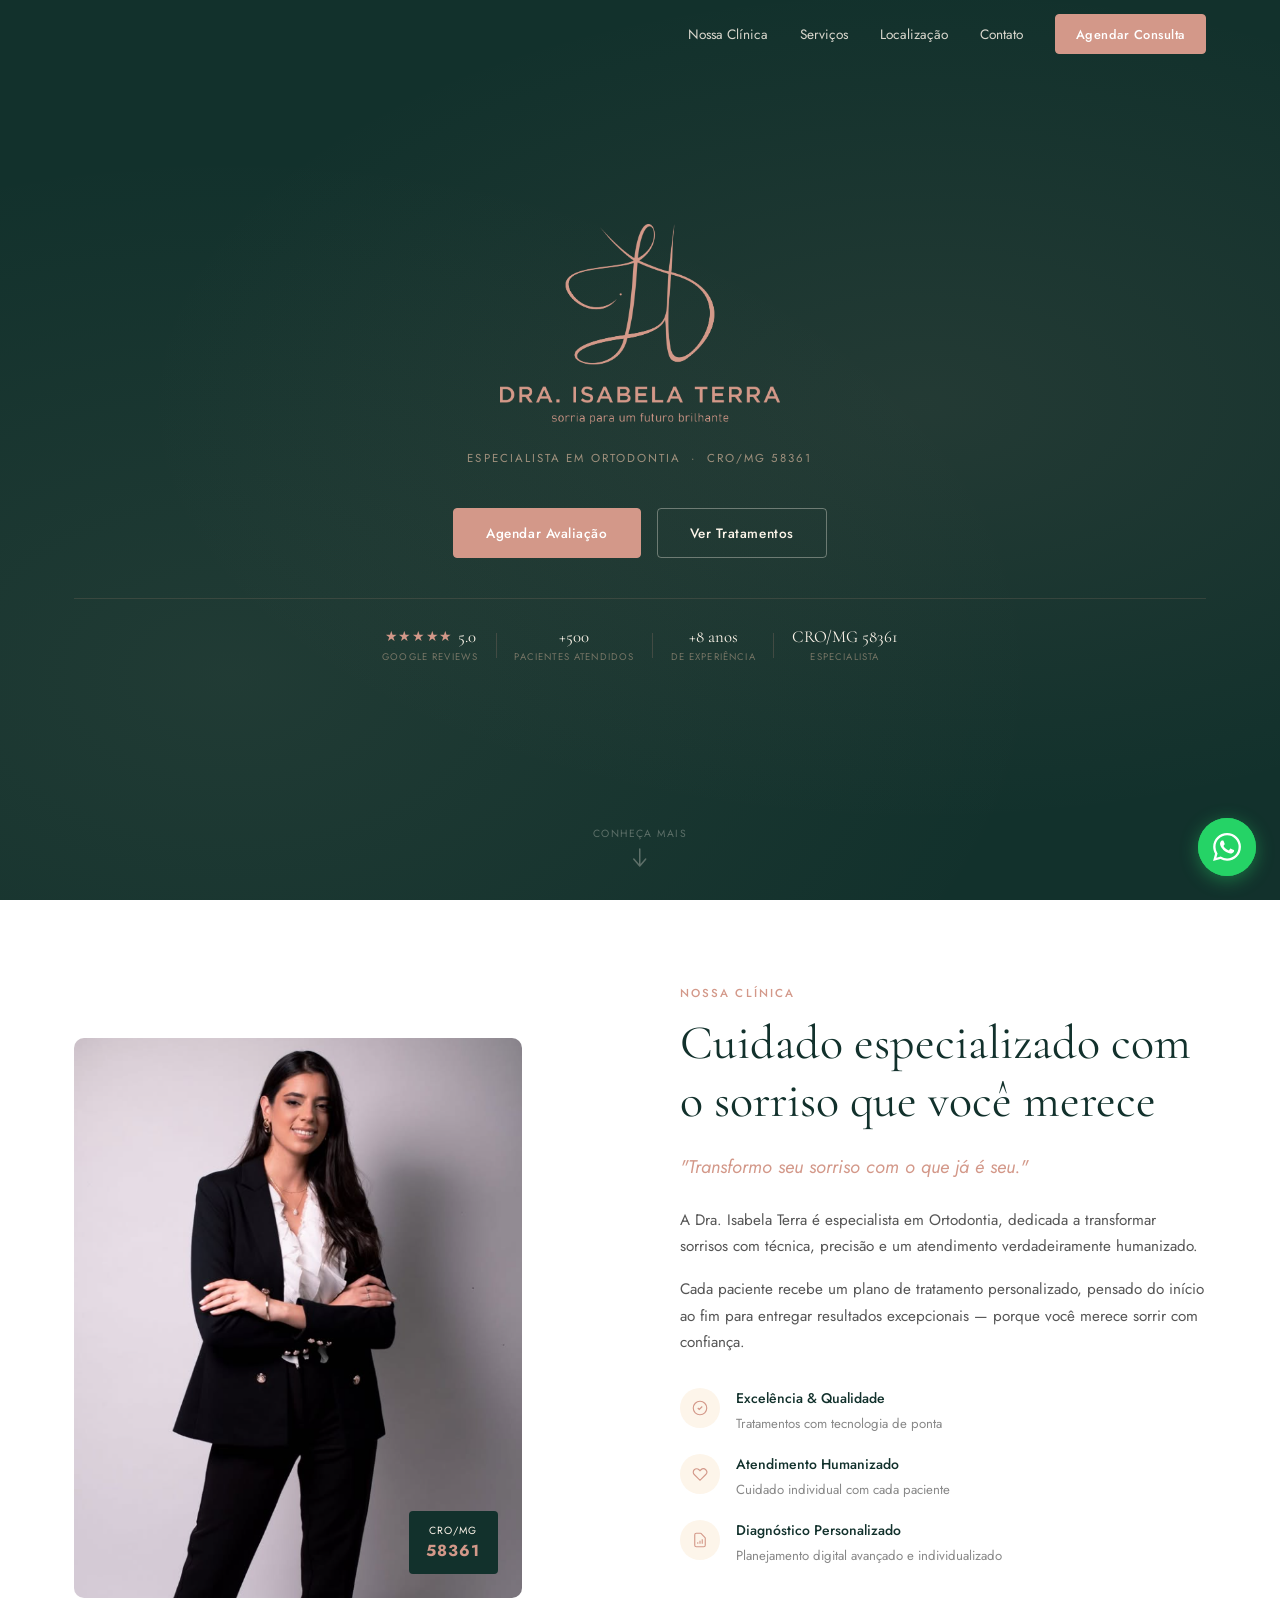
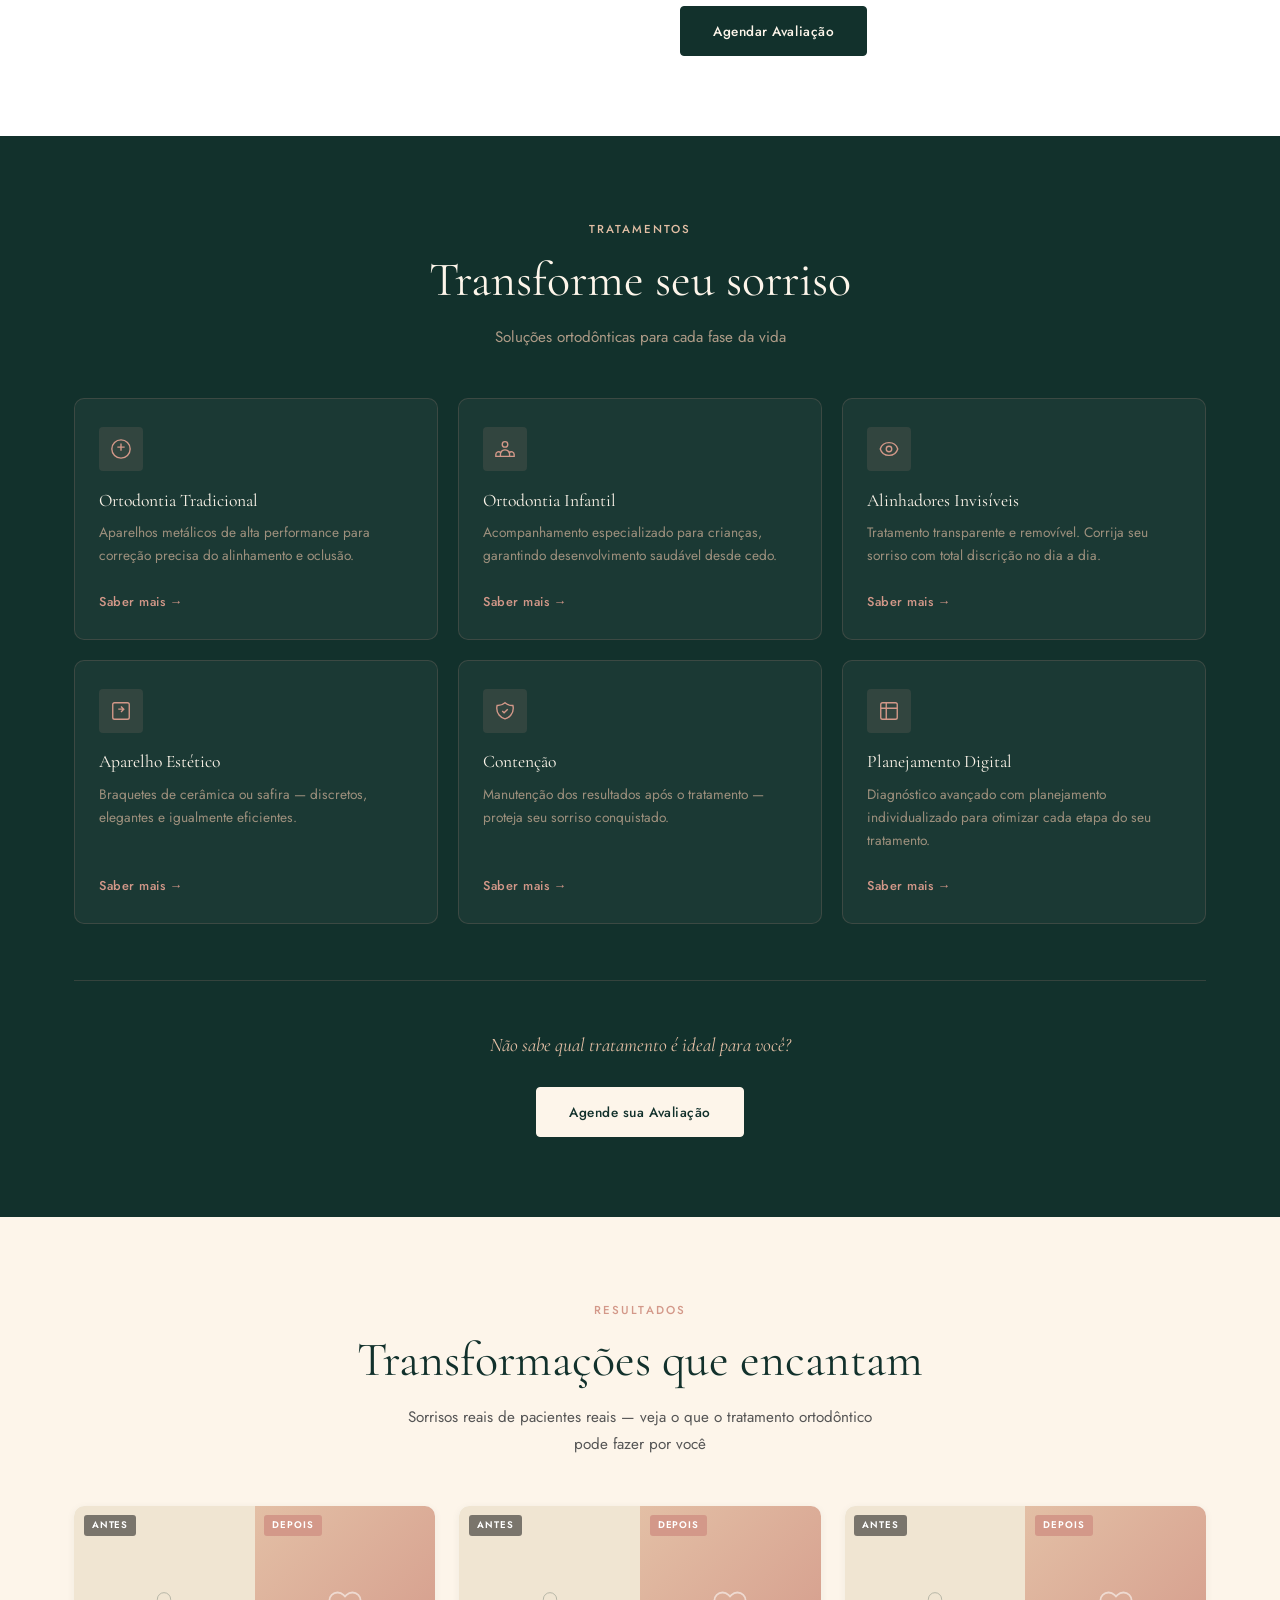
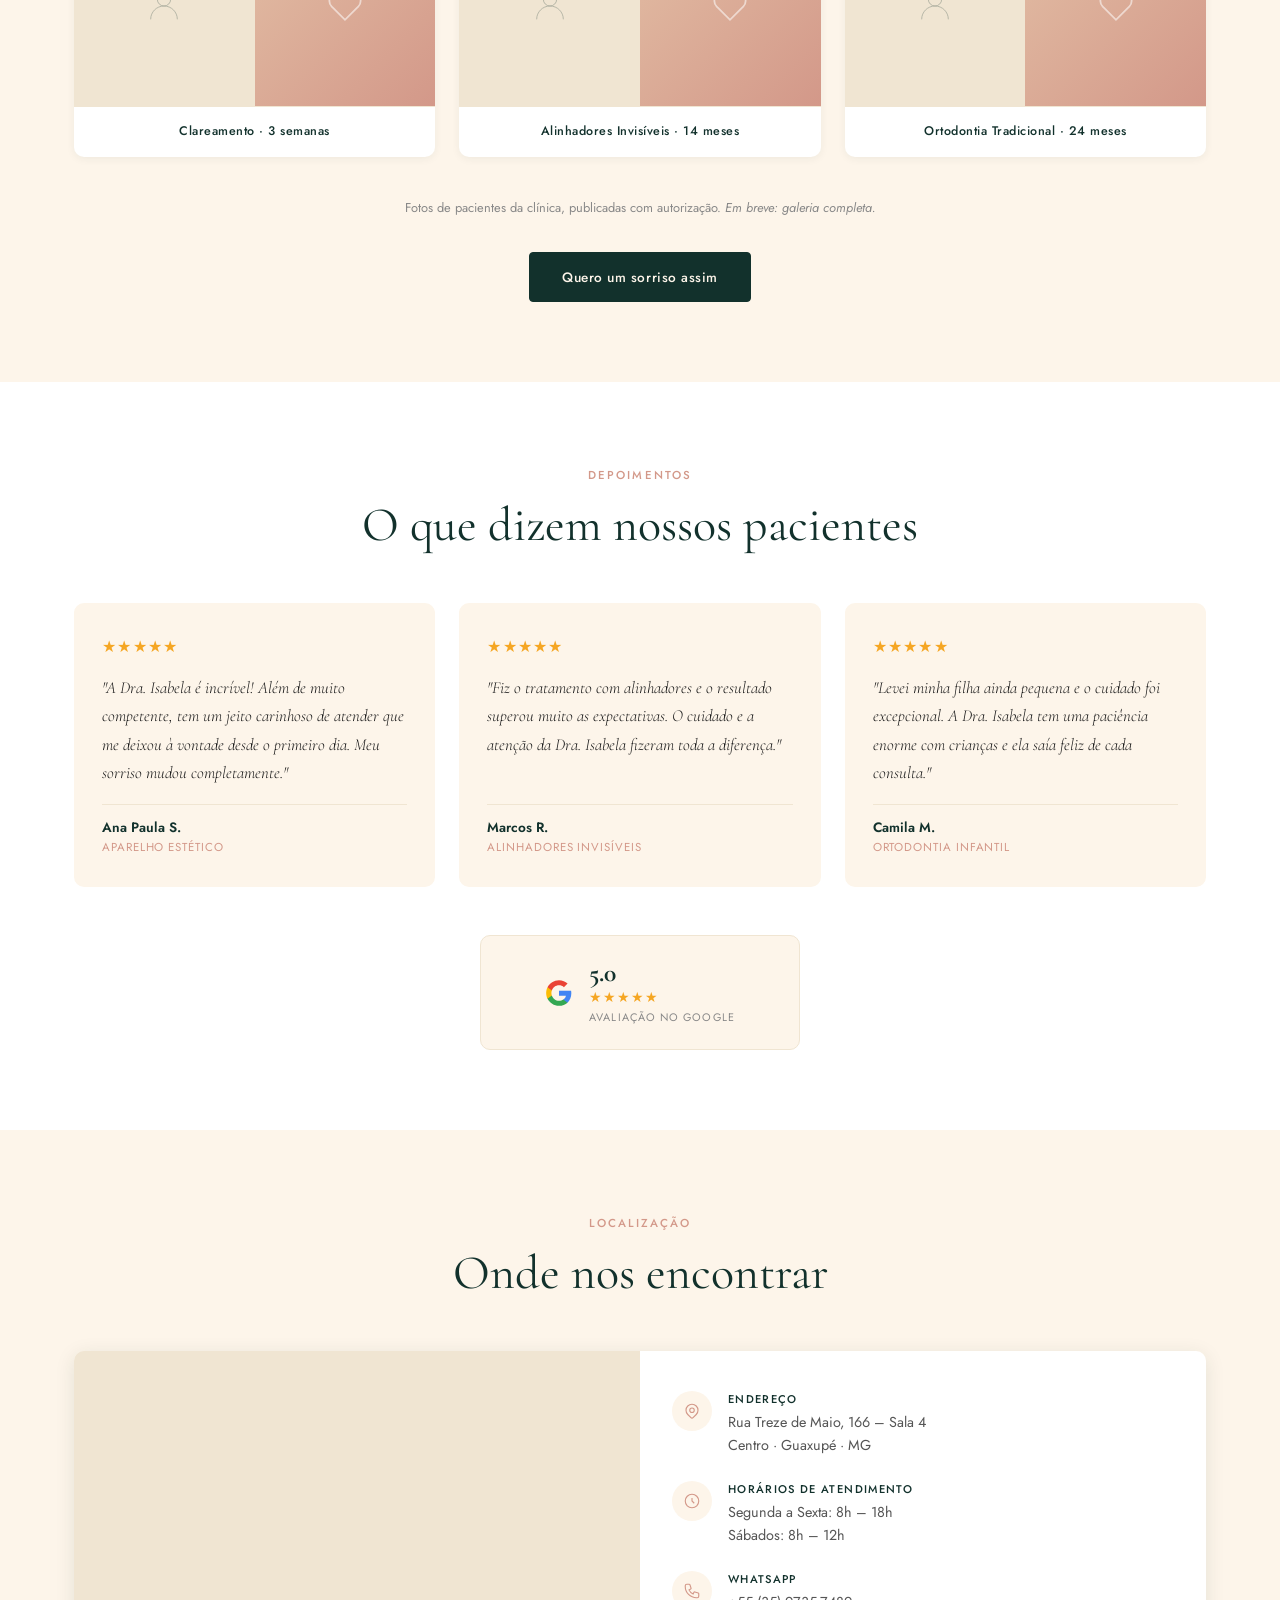
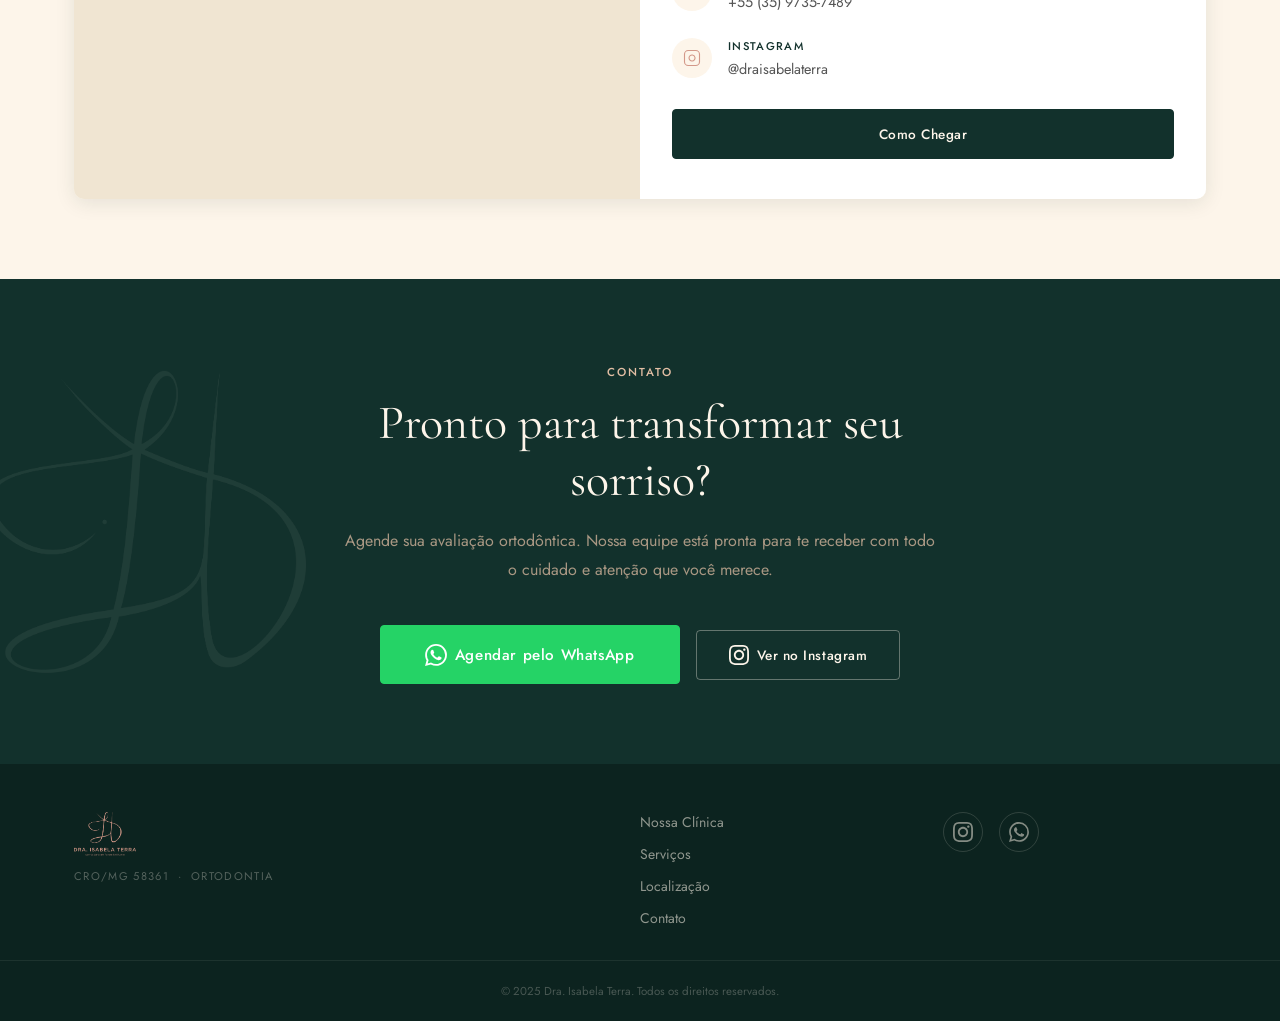
<file: index.html>
<!DOCTYPE html>
<html lang="pt-BR">
<head>
  <!-- Google Analytics 4 -->
  <script async src="https://www.googletagmanager.com/gtag/js?id=G-DRWMYWNNDE"></script>
  <script>
    window.dataLayer = window.dataLayer || [];
    function gtag(){dataLayer.push(arguments);}
    gtag('js', new Date());
    gtag('config', 'G-DRWMYWNNDE');
  </script>
  <!-- End Google Analytics 4 -->
  <!-- Google Tag Manager -->
  <script>(function(w,d,s,l,i){w[l]=w[l]||[];w[l].push({'gtm.start':new Date().getTime(),event:'gtm.js'});var f=d.getElementsByTagName(s)[0],j=d.createElement(s),dl=l!='dataLayer'?'&l='+l:'';j.async=true;j.src='https://www.googletagmanager.com/gtm.js?id='+i+dl;f.parentNode.insertBefore(j,f);})(window,document,'script','dataLayer','GTM-WVV5CQRZ');</script>
  <!-- End Google Tag Manager -->
  <meta charset="UTF-8">
  <meta name="viewport" content="width=device-width, initial-scale=1.0, viewport-fit=cover">
  <meta name="description" content="Dra. Isabela Terra – Especialista em Ortodontia. CRO/MG 58361. Agende sua avaliação e sorria para um futuro brilhante.">
  <meta name="theme-color" content="#12312C">
  <meta name="google-site-verification" content="yY4I4OPmcFcvYEzg6YZSVFyRJDod7tb9xpSPkCHjQrk">
  <meta property="og:title" content="Dra. Isabela Terra | Ortodontia em Guaxupé MG">
  <meta property="og:description" content="Especialista em Ortodontia em Guaxupé MG. Atendimento humanizado, tecnologia de ponta. Agende sua avaliação.">
  <meta property="og:type" content="website">
  <meta property="og:url" content="https://www.draisabelaterra.com.br/">
  <meta property="og:image" content="https://www.draisabelaterra.com.br/assets/logo-verde.png">
  <meta property="og:locale" content="pt_BR">
  <meta name="twitter:card" content="summary_large_image">
  <meta name="twitter:title" content="Dra. Isabela Terra | Ortodontia em Guaxupé MG">
  <meta name="twitter:description" content="Especialista em Ortodontia em Guaxupé MG. Agende sua avaliação.">
  <meta name="twitter:image" content="https://www.draisabelaterra.com.br/assets/logo-verde.png">
  <link rel="canonical" href="https://www.draisabelaterra.com.br/">
  <title>Dra. Isabela Terra | Ortodontia em Guaxupé MG</title>

  <!-- Structured Data: LocalBusiness -->
  <script type="application/ld+json">
  {
    "@context": "https://schema.org",
    "@type": "Dentist",
    "name": "Dra. Isabela Terra – Ortodontia",
    "description": "Especialista em Ortodontia em Guaxupé MG. CRO/MG 58361. Atendimento humanizado com tecnologia de ponta.",
    "telephone": "+553597357489",
    "url": "https://www.draisabelaterra.com.br/",
    "address": {
      "@type": "PostalAddress",
      "streetAddress": "Rua Treze de Maio, 166, Sala 4",
      "addressLocality": "Guaxupé",
      "addressRegion": "MG",
      "postalCode": "37800-000",
      "addressCountry": "BR"
    },
    "geo": {
      "@type": "GeoCoordinates",
      "latitude": -21.306234,
      "longitude": -46.71054
    },
    "openingHoursSpecification": [
      {
        "@type": "OpeningHoursSpecification",
        "dayOfWeek": ["Monday","Tuesday","Wednesday","Thursday","Friday"],
        "opens": "08:00",
        "closes": "18:00"
      }
    ],
    "priceRange": "$$",
    "sameAs": [
      "https://www.instagram.com/draisabelaterra/"
    ]
  }
  </script>

  <link rel="preconnect" href="https://fonts.googleapis.com">
  <link rel="preconnect" href="https://fonts.gstatic.com" crossorigin>
  <link href="https://fonts.googleapis.com/css2?family=Cormorant+Garamond:ital,wght@0,300;0,400;0,500;1,300;1,400&family=Jost:wght@300;400;500;600&display=swap" rel="stylesheet">
  <link rel="stylesheet" href="css/style.css">
</head>
<body>
  <!-- Google Tag Manager (noscript) -->
  <noscript><iframe src="https://www.googletagmanager.com/ns.html?id=GTM-WVV5CQRZ" height="0" width="0" style="display:none;visibility:hidden"></iframe></noscript>
  <!-- End Google Tag Manager (noscript) -->

  <!-- ══════════════════════ NAVEGAÇÃO ══════════════════════ -->
  <nav class="nav" id="nav" role="navigation" aria-label="Menu principal">
    <div class="container nav__inner">
      <a href="#inicio" class="nav__logo" aria-label="Dra. Isabela Terra – página inicial">
        <img src="assets/logo-verde.png" alt="Dra. Isabela Terra" class="nav__logo-img" width="140" height="48">
      </a>

      <button class="nav__toggle" id="navToggle" aria-label="Abrir menu" aria-expanded="false" aria-controls="navLinks">
        <span></span><span></span><span></span>
      </button>

      <ul class="nav__links" id="navLinks" role="list">
        <li><a href="#sobre"      class="nav__link">Nossa Clínica</a></li>
        <li><a href="#servicos"   class="nav__link">Serviços</a></li>
        <li><a href="#localizacao" class="nav__link">Localização</a></li>
        <li><a href="#contato"    class="nav__link">Contato</a></li>
        <li>
          <a class="btn btn--nav"
             data-wa
             data-msg="Olá! Vi o site da Dra. Isabela Terra e gostaria de agendar uma avaliação ortodôntica. Pode me ajudar?"
             data-src="nav-cta">
            Agendar Consulta
          </a>
        </li>
      </ul>
    </div>
  </nav>

  <main id="main-content">

    <!-- ══════════════════════ HERO ══════════════════════ -->
    <section class="hero" id="inicio" aria-label="Boas-vindas">
      <div class="hero__bg" aria-hidden="true"></div>
      <div class="container hero__content">
        <div class="hero__logo fade-up">
          <img src="assets/logo-hero.png"
               alt="Dra. Isabela Terra – sorria para um futuro brilhante"
               class="hero__logo-img"
               width="320" height="220"
               fetchpriority="high">
        </div>

        <p class="hero__cro fade-up delay-1">Especialista em Ortodontia &nbsp;·&nbsp; CRO/MG 58361</p>

        <div class="hero__ctas fade-up delay-2">
          <a class="btn btn--primary"
             data-wa
             data-msg="Olá, Dra. Isabela! 😊 Vi o site e gostaria de agendar uma consulta de avaliação ortodôntica. Quando seria possível?"
             data-src="hero-primary">
            Agendar Avaliação
          </a>
          <a href="#servicos" class="btn btn--outline">Ver Tratamentos</a>
        </div>

        <div class="hero__trust fade-up delay-3" aria-label="Credenciais e indicadores">
          <div class="hero__trust-item">
            <span class="hero__trust-num"><span class="trust-stars" aria-hidden="true">★★★★★</span> 5.0</span>
            <span class="hero__trust-leg">Google Reviews</span>
          </div>
          <span class="hero__trust-div" aria-hidden="true"></span>
          <div class="hero__trust-item">
            <span class="hero__trust-num">+500</span>
            <span class="hero__trust-leg">Pacientes Atendidos</span>
          </div>
          <span class="hero__trust-div" aria-hidden="true"></span>
          <div class="hero__trust-item">
            <span class="hero__trust-num">+8 anos</span>
            <span class="hero__trust-leg">de Experiência</span>
          </div>
          <span class="hero__trust-div" aria-hidden="true"></span>
          <div class="hero__trust-item">
            <span class="hero__trust-num">CRO/MG 58361</span>
            <span class="hero__trust-leg">Especialista</span>
          </div>
        </div>

      </div>
    </section>
    <a href="#sobre" class="hero__scroll" aria-label="Rolar para próxima seção">
      <span>Conheça mais</span>
      <svg width="14" height="20" viewBox="0 0 14 20" fill="none" aria-hidden="true">
        <path d="M7 1v16M1 11l6 7 6-7" stroke="currentColor" stroke-width="1.5" stroke-linecap="round" stroke-linejoin="round"/>
      </svg>
    </a>

    <!-- ══════════════════════ NOSSA CLÍNICA ══════════════════════ -->
    <section class="sobre" id="sobre" aria-label="Nossa Clínica">
      <div class="container">
        <div class="sobre__grid">

          <div class="sobre__foto fade-up">
            <div class="sobre__foto-frame">
              <img src="assets/isabela.png" alt="Dra. Isabela Terra – Ortodontista" class="foto-real" width="480" loading="lazy">
              <div class="sobre__badge">
                <span class="sobre__badge-label">CRO/MG</span>
                <strong class="sobre__badge-num">58361</strong>
              </div>
            </div>
          </div>

          <div class="sobre__txt fade-up delay-1">
            <span class="label">Nossa Clínica</span>
            <h2>Cuidado especializado com o sorriso que você merece</h2>
            <p class="sobre__frase">"Transformo seu sorriso com o que já é seu."</p>
            <p>A Dra. Isabela Terra é especialista em Ortodontia, dedicada a transformar sorrisos com técnica, precisão e um atendimento verdadeiramente humanizado.</p>
            <p>Cada paciente recebe um plano de tratamento personalizado, pensado do início ao fim para entregar resultados excepcionais — porque você merece sorrir com confiança.</p>

            <ul class="sobre__diferenciais" role="list">
              <li>
                <div class="icone-circulo" aria-hidden="true">
                  <svg viewBox="0 0 24 24" fill="none" stroke="currentColor" stroke-width="1.5"><path d="M9 12l2 2 4-4m6 2a9 9 0 11-18 0 9 9 0 0118 0z"/></svg>
                </div>
                <div>
                  <strong>Excelência &amp; Qualidade</strong>
                  <span>Tratamentos com tecnologia de ponta</span>
                </div>
              </li>
              <li>
                <div class="icone-circulo" aria-hidden="true">
                  <svg viewBox="0 0 24 24" fill="none" stroke="currentColor" stroke-width="1.5"><path d="M4.318 6.318a4.5 4.5 0 000 6.364L12 20.364l7.682-7.682a4.5 4.5 0 00-6.364-6.364L12 7.636l-1.318-1.318a4.5 4.5 0 00-6.364 0z"/></svg>
                </div>
                <div>
                  <strong>Atendimento Humanizado</strong>
                  <span>Cuidado individual com cada paciente</span>
                </div>
              </li>
              <li>
                <div class="icone-circulo" aria-hidden="true">
                  <svg viewBox="0 0 24 24" fill="none" stroke="currentColor" stroke-width="1.5"><path d="M9 17v-2m3 2v-4m3 4v-6m2 10H7a2 2 0 01-2-2V5a2 2 0 012-2h5.586a1 1 0 01.707.293l5.414 5.414a1 1 0 01.293.707V19a2 2 0 01-2 2z"/></svg>
                </div>
                <div>
                  <strong>Diagnóstico Personalizado</strong>
                  <span>Planejamento digital avançado e individualizado</span>
                </div>
              </li>
            </ul>

            <a class="btn btn--verde"
               data-wa
               data-msg="Olá! Gostaria de conhecer mais sobre a clínica da Dra. Isabela Terra e agendar uma consulta. Pode me ajudar?"
               data-src="sobre-cta">
              Agendar Avaliação
            </a>
          </div>
        </div>
      </div>
    </section>

    <!-- ══════════════════════ SERVIÇOS ══════════════════════ -->
    <section class="servicos" id="servicos" aria-label="Serviços e Tratamentos">
      <div class="container">
        <header class="section-header section-header--light fade-up">
          <span class="label label--light">Tratamentos</span>
          <h2>Transforme seu sorriso</h2>
          <p>Soluções ortodônticas para cada fase da vida</p>
        </header>

        <ul class="servicos__grid" role="list">

          <li class="card-servico fade-up delay-1">
            <div class="card-servico__icone" aria-hidden="true">
              <svg viewBox="0 0 24 24" fill="none" stroke="currentColor" stroke-width="1.5"><path d="M12 2C6.48 2 2 6.48 2 12s4.48 10 10 10 10-4.48 10-10S17.52 2 12 2zm0 4v8m-4-4h8"/></svg>
            </div>
            <h3>Ortodontia Tradicional</h3>
            <p>Aparelhos metálicos de alta performance para correção precisa do alinhamento e oclusão.</p>
            <a class="card-servico__cta"
               data-wa
               data-msg="Olá! Gostaria de saber mais sobre Ortodontia Tradicional — valores e como funciona o tratamento."
               data-src="servico-tradicional">
              Saber mais →
            </a>
          </li>

          <li class="card-servico fade-up delay-2">
            <div class="card-servico__icone" aria-hidden="true">
              <svg viewBox="0 0 24 24" fill="none" stroke="currentColor" stroke-width="1.5"><path d="M17 20h5v-2a3 3 0 00-5.356-1.857M17 20H7m10 0v-2c0-.656-.126-1.283-.356-1.857M7 20H2v-2a3 3 0 015.356-1.857M7 20v-2c0-.656.126-1.283.356-1.857m0 0a5.002 5.002 0 019.288 0M15 7a3 3 0 11-6 0 3 3 0 016 0z"/></svg>
            </div>
            <h3>Ortodontia Infantil</h3>
            <p>Acompanhamento especializado para crianças, garantindo desenvolvimento saudável desde cedo.</p>
            <a class="card-servico__cta"
               data-wa
               data-msg="Olá! Gostaria de informações sobre Ortodontia Infantil. Meu filho(a) precisa de uma avaliação."
               data-src="servico-infantil">
              Saber mais →
            </a>
          </li>

          <li class="card-servico fade-up delay-3">
            <div class="card-servico__icone" aria-hidden="true">
              <svg viewBox="0 0 24 24" fill="none" stroke="currentColor" stroke-width="1.5"><path d="M15 12a3 3 0 11-6 0 3 3 0 016 0z"/><path d="M2.458 12C3.732 7.943 7.523 5 12 5c4.478 0 8.268 2.943 9.542 7-1.274 4.057-5.064 7-9.542 7-4.477 0-8.268-2.943-9.542-7z"/></svg>
            </div>
            <h3>Alinhadores Invisíveis</h3>
            <p>Tratamento transparente e removível. Corrija seu sorriso com total discrição no dia a dia.</p>
            <a class="card-servico__cta"
               data-wa
               data-msg="Olá! Tenho interesse nos Alinhadores Invisíveis. Gostaria de saber sobre o tratamento, prazo e valores."
               data-src="servico-alinhadores">
              Saber mais →
            </a>
          </li>

          <li class="card-servico fade-up delay-1">
            <div class="card-servico__icone" aria-hidden="true">
              <svg viewBox="0 0 24 24" fill="none" stroke="currentColor" stroke-width="1.5"><path d="M5 3a2 2 0 00-2 2v14a2 2 0 002 2h14a2 2 0 002-2V5a2 2 0 00-2-2H5zm7 4l3 3-3 3m-3-3h6"/></svg>
            </div>
            <h3>Aparelho Estético</h3>
            <p>Braquetes de cerâmica ou safira — discretos, elegantes e igualmente eficientes.</p>
            <a class="card-servico__cta"
               data-wa
               data-msg="Olá! Tenho interesse no Aparelho Estético (cerâmica/safira). Pode me passar mais informações e valores?"
               data-src="servico-estetico">
              Saber mais →
            </a>
          </li>

          <li class="card-servico fade-up delay-2">
            <div class="card-servico__icone" aria-hidden="true">
              <svg viewBox="0 0 24 24" fill="none" stroke="currentColor" stroke-width="1.5"><path d="M9 12l2 2 4-4m5.618-4.016A11.955 11.955 0 0112 2.944a11.955 11.955 0 01-8.618 3.04A12.02 12.02 0 003 9c0 5.591 3.824 10.29 9 11.622 5.176-1.332 9-6.03 9-11.622 0-1.042-.133-2.052-.382-3.016z"/></svg>
            </div>
            <h3>Contenção</h3>
            <p>Manutenção dos resultados após o tratamento — proteja seu sorriso conquistado.</p>
            <a class="card-servico__cta"
               data-wa
               data-msg="Olá! Preciso de informações sobre Contenção Ortodôntica. Pode me ajudar?"
               data-src="servico-contencao">
              Saber mais →
            </a>
          </li>

          <li class="card-servico fade-up delay-3">
            <div class="card-servico__icone" aria-hidden="true">
              <svg viewBox="0 0 24 24" fill="none" stroke="currentColor" stroke-width="1.5"><path d="M9 3H5a2 2 0 00-2 2v4m6-6h10a2 2 0 012 2v4M9 3v18m0 0h10a2 2 0 002-2V9M9 21H5a2 2 0 01-2-2V9m0 0h18"/></svg>
            </div>
            <h3>Planejamento Digital</h3>
            <p>Diagnóstico avançado com planejamento individualizado para otimizar cada etapa do seu tratamento.</p>
            <a class="card-servico__cta"
               data-wa
               data-msg="Olá! Gostaria de saber mais sobre o Planejamento Digital. Como funciona?"
               data-src="servico-digital">
              Saber mais →
            </a>
          </li>

        </ul>

        <div class="servicos__rodape fade-up">
          <p>Não sabe qual tratamento é ideal para você?</p>
          <a class="btn btn--creme"
             data-wa
             data-msg="Olá! Não sei qual tratamento ortodôntico seria mais indicado para mim. Gostaria de agendar uma avaliação."
             data-src="servicos-avaliacao">
            Agende sua Avaliação
          </a>
        </div>
      </div>
    </section>

    <!-- ══════════════════════ RESULTADOS ══════════════════════ -->
    <section class="resultados" id="resultados" aria-label="Resultados e Transformações">
      <div class="container">
        <header class="section-header fade-up">
          <span class="label">Resultados</span>
          <h2>Transformações que encantam</h2>
          <p>Sorrisos reais de pacientes reais — veja o que o tratamento ortodôntico pode fazer por você</p>
        </header>

        <div class="resultados__grid">

          <div class="card-resultado fade-up delay-1">
            <div class="card-resultado__par">
              <div class="card-resultado__lado">
                <span class="card-resultado__tag">Antes</span>
                <div class="card-resultado__ph card-resultado__ph--antes" aria-hidden="true">
                  <svg viewBox="0 0 48 48" fill="none" stroke="currentColor" stroke-width="1" width="40" opacity=".3"><circle cx="24" cy="16" r="8"/><path d="M8 40c0-8.837 7.163-16 16-16s16 7.163 16 16"/></svg>
                </div>
              </div>
              <div class="card-resultado__lado">
                <span class="card-resultado__tag card-resultado__tag--depois">Depois</span>
                <div class="card-resultado__ph card-resultado__ph--depois" aria-hidden="true">
                  <svg viewBox="0 0 24 24" fill="none" stroke="currentColor" stroke-width="1.2" width="36" opacity=".55"><path d="M20.84 4.61a5.5 5.5 0 0 0-7.78 0L12 5.67l-1.06-1.06a5.5 5.5 0 0 0-7.78 7.78l1.06 1.06L12 21.23l7.78-7.78 1.06-1.06a5.5 5.5 0 0 0 0-7.78z"/></svg>
                </div>
              </div>
            </div>
            <p class="card-resultado__desc">Clareamento · 3 semanas</p>
          </div>

          <div class="card-resultado fade-up delay-2">
            <div class="card-resultado__par">
              <div class="card-resultado__lado">
                <span class="card-resultado__tag">Antes</span>
                <div class="card-resultado__ph card-resultado__ph--antes" aria-hidden="true">
                  <svg viewBox="0 0 48 48" fill="none" stroke="currentColor" stroke-width="1" width="40" opacity=".3"><circle cx="24" cy="16" r="8"/><path d="M8 40c0-8.837 7.163-16 16-16s16 7.163 16 16"/></svg>
                </div>
              </div>
              <div class="card-resultado__lado">
                <span class="card-resultado__tag card-resultado__tag--depois">Depois</span>
                <div class="card-resultado__ph card-resultado__ph--depois" aria-hidden="true">
                  <svg viewBox="0 0 24 24" fill="none" stroke="currentColor" stroke-width="1.2" width="36" opacity=".55"><path d="M20.84 4.61a5.5 5.5 0 0 0-7.78 0L12 5.67l-1.06-1.06a5.5 5.5 0 0 0-7.78 7.78l1.06 1.06L12 21.23l7.78-7.78 1.06-1.06a5.5 5.5 0 0 0 0-7.78z"/></svg>
                </div>
              </div>
            </div>
            <p class="card-resultado__desc">Alinhadores Invisíveis · 14 meses</p>
          </div>

          <div class="card-resultado fade-up delay-3">
            <div class="card-resultado__par">
              <div class="card-resultado__lado">
                <span class="card-resultado__tag">Antes</span>
                <div class="card-resultado__ph card-resultado__ph--antes" aria-hidden="true">
                  <svg viewBox="0 0 48 48" fill="none" stroke="currentColor" stroke-width="1" width="40" opacity=".3"><circle cx="24" cy="16" r="8"/><path d="M8 40c0-8.837 7.163-16 16-16s16 7.163 16 16"/></svg>
                </div>
              </div>
              <div class="card-resultado__lado">
                <span class="card-resultado__tag card-resultado__tag--depois">Depois</span>
                <div class="card-resultado__ph card-resultado__ph--depois" aria-hidden="true">
                  <svg viewBox="0 0 24 24" fill="none" stroke="currentColor" stroke-width="1.2" width="36" opacity=".55"><path d="M20.84 4.61a5.5 5.5 0 0 0-7.78 0L12 5.67l-1.06-1.06a5.5 5.5 0 0 0-7.78 7.78l1.06 1.06L12 21.23l7.78-7.78 1.06-1.06a5.5 5.5 0 0 0 0-7.78z"/></svg>
                </div>
              </div>
            </div>
            <p class="card-resultado__desc">Ortodontia Tradicional · 24 meses</p>
          </div>

        </div>

        <p class="resultados__obs fade-up">Fotos de pacientes da clínica, publicadas com autorização. <em>Em breve: galeria completa.</em></p>

        <div class="resultados__cta fade-up">
          <a class="btn btn--verde"
             data-wa
             data-msg="Olá! Vi os resultados no site e gostaria de saber se meu caso tem solução. Posso agendar uma avaliação?"
             data-src="resultados-cta">
            Quero um sorriso assim
          </a>
        </div>

      </div>
    </section>

    <!-- ══════════════════════ DEPOIMENTOS ══════════════════════ -->
    <section class="depoimentos" id="depoimentos" aria-label="Depoimentos de Pacientes">
      <div class="container">
        <header class="section-header fade-up">
          <span class="label">Depoimentos</span>
          <h2>O que dizem nossos pacientes</h2>
        </header>

        <div class="depoimentos__grid">

          <blockquote class="card-depo fade-up delay-1">
            <div class="card-depo__stars" aria-label="5 de 5 estrelas">★★★★★</div>
            <p>"A Dra. Isabela é incrível! Além de muito competente, tem um jeito carinhoso de atender que me deixou à vontade desde o primeiro dia. Meu sorriso mudou completamente."</p>
            <footer>
              <strong>Ana Paula S.</strong>
              <span>Aparelho Estético</span>
            </footer>
          </blockquote>

          <blockquote class="card-depo fade-up delay-2">
            <div class="card-depo__stars" aria-label="5 de 5 estrelas">★★★★★</div>
            <p>"Fiz o tratamento com alinhadores e o resultado superou muito as expectativas. O cuidado e a atenção da Dra. Isabela fizeram toda a diferença."</p>
            <footer>
              <strong>Marcos R.</strong>
              <span>Alinhadores Invisíveis</span>
            </footer>
          </blockquote>

          <blockquote class="card-depo fade-up delay-3">
            <div class="card-depo__stars" aria-label="5 de 5 estrelas">★★★★★</div>
            <p>"Levei minha filha ainda pequena e o cuidado foi excepcional. A Dra. Isabela tem uma paciência enorme com crianças e ela saía feliz de cada consulta."</p>
            <footer>
              <strong>Camila M.</strong>
              <span>Ortodontia Infantil</span>
            </footer>
          </blockquote>

        </div>

        <div class="depoimentos__google fade-up">
          <svg viewBox="0 0 24 24" width="28" height="28" aria-hidden="true">
            <path fill="#4285F4" d="M22.56 12.25c0-.78-.07-1.53-.2-2.25H12v4.26h5.92c-.26 1.37-1.04 2.53-2.21 3.31v2.77h3.57c2.08-1.92 3.28-4.74 3.28-8.09z"/>
            <path fill="#34A853" d="M12 23c2.97 0 5.46-.98 7.28-2.66l-3.57-2.77c-.98.66-2.23 1.06-3.71 1.06-2.86 0-5.29-1.93-6.16-4.53H2.18v2.84C3.99 20.53 7.7 23 12 23z"/>
            <path fill="#FBBC05" d="M5.84 14.09c-.22-.66-.35-1.36-.35-2.09s.13-1.43.35-2.09V7.07H2.18C1.43 8.55 1 10.22 1 12s.43 3.45 1.18 4.93l3.66-2.84z"/>
            <path fill="#EA4335" d="M12 5.38c1.62 0 3.06.56 4.21 1.64l3.15-3.15C17.45 2.09 14.97 1 12 1 7.7 1 3.99 3.47 2.18 7.07l3.66 2.84c.87-2.6 3.3-4.53 6.16-4.53z"/>
          </svg>
          <div class="depoimentos__google-txt">
            <strong>5.0</strong>
            <div class="depoimentos__google-stars" aria-hidden="true">★★★★★</div>
            <span>Avaliação no Google</span>
          </div>
        </div>

      </div>
    </section>

    <!-- ══════════════════════ LOCALIZAÇÃO ══════════════════════ -->
    <section class="localizacao" id="localizacao" aria-label="Localização e Contato">
      <div class="container">
        <header class="section-header fade-up">
          <span class="label">Localização</span>
          <h2>Onde nos encontrar</h2>
        </header>

        <div class="localizacao__grid">
          <div class="localizacao__mapa fade-up">
            <iframe
              title="Localização da clínica – Rua Treze de Maio 166, Guaxupé MG"
              src="https://maps.google.com/maps?q=Rua+Treze+de+Maio+166+Centro+Guaxup%C3%A9+MG+37800-000&output=embed&z=17&hl=pt-BR"
              allowfullscreen
              loading="lazy"
              referrerpolicy="no-referrer-when-downgrade">
            </iframe>
          </div>

          <div class="localizacao__info fade-up delay-1">
            <dl class="info-lista">

              <div class="info-item">
                <div class="icone-circulo" aria-hidden="true">
                  <svg viewBox="0 0 24 24" fill="none" stroke="currentColor" stroke-width="1.5"><path d="M17.657 16.657L13.414 20.9a1.998 1.998 0 01-2.827 0l-4.244-4.243a8 8 0 1111.314 0z"/><path d="M15 11a3 3 0 11-6 0 3 3 0 016 0z"/></svg>
                </div>
                <div>
                  <dt>Endereço</dt>
                  <dd>Rua Treze de Maio, 166 – Sala 4<br>Centro · Guaxupé · MG</dd>
                </div>
              </div>

              <div class="info-item">
                <div class="icone-circulo" aria-hidden="true">
                  <svg viewBox="0 0 24 24" fill="none" stroke="currentColor" stroke-width="1.5"><path d="M12 8v4l3 3m6-3a9 9 0 11-18 0 9 9 0 0118 0z"/></svg>
                </div>
                <div>
                  <dt>Horários de Atendimento</dt>
                  <dd>Segunda a Sexta: 8h – 18h<br>Sábados: 8h – 12h</dd>
                </div>
              </div>

              <div class="info-item">
                <div class="icone-circulo" aria-hidden="true">
                  <svg viewBox="0 0 24 24" fill="none" stroke="currentColor" stroke-width="1.5"><path d="M3 5a2 2 0 012-2h3.28a1 1 0 01.948.684l1.498 4.493a1 1 0 01-.502 1.21l-2.257 1.13a11.042 11.042 0 005.516 5.516l1.13-2.257a1 1 0 011.21-.502l4.493 1.498a1 1 0 01.684.949V19a2 2 0 01-2 2h-1C9.716 21 3 14.284 3 6V5z"/></svg>
                </div>
                <div>
                  <dt>WhatsApp</dt>
                  <dd>
                    <a data-wa
                       data-msg="Olá! Gostaria de informações sobre a clínica da Dra. Isabela Terra."
                       data-src="localizacao-tel">
                      +55 (35) 9735-7489
                    </a>
                  </dd>
                </div>
              </div>

              <div class="info-item">
                <div class="icone-circulo" aria-hidden="true">
                  <svg viewBox="0 0 24 24" fill="none" stroke="currentColor" stroke-width="1.5"><rect x="2" y="2" width="20" height="20" rx="5"/><path d="M16 11.37A4 4 0 1112.63 8 4 4 0 0116 11.37z"/><line x1="17.5" y1="6.5" x2="17.51" y2="6.5"/></svg>
                </div>
                <div>
                  <dt>Instagram</dt>
                  <dd><a href="https://www.instagram.com/draisabelaterra/" target="_blank" rel="noopener noreferrer">@draisabelaterra</a></dd>
                </div>
              </div>

            </dl>

            <a href="https://www.google.com/maps/dir/?api=1&destination=Rua+Treze+de+Maio,+166,+Centro,+Guaxup%C3%A9,+MG,+37800-000"
               target="_blank"
               rel="noopener noreferrer"
               class="btn btn--verde btn--bloco">
              Como Chegar
            </a>
          </div>
        </div>
      </div>
    </section>

    <!-- ══════════════════════ CONTATO / CTA FINAL ══════════════════════ -->
    <section class="contato" id="contato" aria-label="Contato e Agendamento">
      <div class="container contato__inner">
        <div class="contato__deco" aria-hidden="true">
          <img src="assets/simbolo-creme.png" alt="" width="320" loading="lazy">
        </div>
        <div class="contato__txt fade-up">
          <span class="label label--light">Contato</span>
          <h2>Pronto para transformar seu sorriso?</h2>
          <p>Agende sua avaliação ortodôntica. Nossa equipe está pronta para te receber com todo o cuidado e atenção que você merece.</p>

          <div class="contato__acoes">
            <a class="btn btn--whatsapp btn--grande"
               data-wa
               data-msg="Olá, Dra. Isabela! 😊 Gostaria de agendar uma consulta de avaliação ortodôntica. Quando seria possível?"
               data-src="contato-cta">
              <!-- WhatsApp icon -->
              <svg viewBox="0 0 24 24" fill="currentColor" width="22" height="22" aria-hidden="true"><path d="M17.472 14.382c-.297-.149-1.758-.867-2.03-.967-.273-.099-.471-.148-.67.15-.197.297-.767.966-.94 1.164-.173.199-.347.223-.644.075-.297-.15-1.255-.463-2.39-1.475-.883-.788-1.48-1.761-1.653-2.059-.173-.297-.018-.458.13-.606.134-.133.298-.347.446-.52.149-.174.198-.298.298-.497.099-.198.05-.371-.025-.52-.075-.149-.669-1.612-.916-2.207-.242-.579-.487-.5-.669-.51-.173-.008-.371-.01-.57-.01-.198 0-.52.074-.792.372-.272.297-1.04 1.016-1.04 2.479 0 1.462 1.065 2.875 1.213 3.074.149.198 2.096 3.2 5.077 4.487.709.306 1.262.489 1.694.625.712.227 1.36.195 1.871.118.571-.085 1.758-.719 2.006-1.413.248-.694.248-1.289.173-1.413-.074-.124-.272-.198-.57-.347m-5.421 7.403h-.004a9.87 9.87 0 01-5.031-1.378l-.361-.214-3.741.982.998-3.648-.235-.374a9.86 9.86 0 01-1.51-5.26c.001-5.45 4.436-9.884 9.888-9.884 2.64 0 5.122 1.03 6.988 2.898a9.825 9.825 0 012.893 6.994c-.003 5.45-4.437 9.884-9.885 9.884m8.413-18.297A11.815 11.815 0 0012.05 0C5.495 0 .16 5.335.157 11.892c0 2.096.547 4.142 1.588 5.945L.057 24l6.305-1.654a11.882 11.882 0 005.683 1.448h.005c6.554 0 11.89-5.335 11.893-11.893a11.821 11.821 0 00-3.48-8.413z"/></svg>
              Agendar pelo WhatsApp
            </a>

            <a href="https://www.instagram.com/draisabelaterra/"
               target="_blank"
               rel="noopener noreferrer"
               class="btn btn--insta">
              <!-- Instagram icon -->
              <svg viewBox="0 0 24 24" fill="currentColor" width="20" height="20" aria-hidden="true"><path d="M12 2.163c3.204 0 3.584.012 4.85.07 3.252.148 4.771 1.691 4.919 4.919.058 1.265.069 1.645.069 4.849 0 3.205-.012 3.584-.069 4.849-.149 3.225-1.664 4.771-4.919 4.919-1.266.058-1.644.07-4.85.07-3.204 0-3.584-.012-4.849-.07-3.26-.149-4.771-1.699-4.919-4.92-.058-1.265-.07-1.644-.07-4.849 0-3.204.013-3.583.07-4.849.149-3.227 1.664-4.771 4.919-4.919 1.266-.057 1.645-.069 4.849-.069zm0-2.163c-3.259 0-3.667.014-4.947.072-4.358.2-6.78 2.618-6.98 6.98-.059 1.281-.073 1.689-.073 4.948 0 3.259.014 3.668.072 4.948.2 4.358 2.618 6.78 6.98 6.98 1.281.058 1.689.072 4.948.072 3.259 0 3.668-.014 4.948-.072 4.354-.2 6.782-2.618 6.979-6.98.059-1.28.073-1.689.073-4.948 0-3.259-.014-3.667-.072-4.947-.196-4.354-2.617-6.78-6.979-6.98-1.281-.059-1.69-.073-4.949-.073zm0 5.838c-3.403 0-6.162 2.759-6.162 6.162s2.759 6.163 6.162 6.163 6.162-2.759 6.162-6.163c0-3.403-2.759-6.162-6.162-6.162zm0 10.162c-2.209 0-4-1.79-4-4 0-2.209 1.791-4 4-4s4 1.791 4 4c0 2.21-1.791 4-4 4zm6.406-11.845c-.796 0-1.441.645-1.441 1.44s.645 1.44 1.441 1.44c.795 0 1.439-.645 1.439-1.44s-.644-1.44-1.439-1.44z"/></svg>
              Ver no Instagram
            </a>
          </div>
        </div>
      </div>
    </section>

  </main>

  <!-- ══════════════════════ FOOTER ══════════════════════ -->
  <footer class="footer" role="contentinfo">
    <div class="container footer__grid">
      <div class="footer__marca">
        <img src="assets/logo-hero.png" alt="Dra. Isabela Terra" class="footer__logo" width="160" loading="lazy">
        <p class="footer__cro">CRO/MG 58361 &nbsp;·&nbsp; Ortodontia</p>
      </div>

      <nav class="footer__nav" aria-label="Links do rodapé">
        <a href="#sobre">Nossa Clínica</a>
        <a href="#servicos">Serviços</a>
        <a href="#localizacao">Localização</a>
        <a href="#contato">Contato</a>
      </nav>

      <div class="footer__social">
        <a href="https://www.instagram.com/draisabelaterra/"
           target="_blank"
           rel="noopener noreferrer"
           aria-label="Instagram da Dra. Isabela Terra">
          <svg viewBox="0 0 24 24" fill="currentColor" width="20" height="20" aria-hidden="true"><path d="M12 2.163c3.204 0 3.584.012 4.85.07 3.252.148 4.771 1.691 4.919 4.919.058 1.265.069 1.645.069 4.849 0 3.205-.012 3.584-.069 4.849-.149 3.225-1.664 4.771-4.919 4.919-1.266.058-1.644.07-4.85.07-3.204 0-3.584-.012-4.849-.07-3.26-.149-4.771-1.699-4.919-4.92-.058-1.265-.07-1.644-.07-4.849 0-3.204.013-3.583.07-4.849.149-3.227 1.664-4.771 4.919-4.919 1.266-.057 1.645-.069 4.849-.069zm0-2.163c-3.259 0-3.667.014-4.947.072-4.358.2-6.78 2.618-6.98 6.98-.059 1.281-.073 1.689-.073 4.948 0 3.259.014 3.668.072 4.948.2 4.358 2.618 6.78 6.98 6.98 1.281.058 1.689.072 4.948.072 3.259 0 3.668-.014 4.948-.072 4.354-.2 6.782-2.618 6.979-6.98.059-1.28.073-1.689.073-4.948 0-3.259-.014-3.667-.072-4.947-.196-4.354-2.617-6.78-6.979-6.98-1.281-.059-1.69-.073-4.949-.073zm0 5.838c-3.403 0-6.162 2.759-6.162 6.162s2.759 6.163 6.162 6.163 6.162-2.759 6.162-6.163c0-3.403-2.759-6.162-6.162-6.162zm0 10.162c-2.209 0-4-1.79-4-4 0-2.209 1.791-4 4-4s4 1.791 4 4c0 2.21-1.791 4-4 4zm6.406-11.845c-.796 0-1.441.645-1.441 1.44s.645 1.44 1.441 1.44c.795 0 1.439-.645 1.439-1.44s-.644-1.44-1.439-1.44z"/></svg>
        </a>
        <a data-wa
           data-msg="Olá! Gostaria de mais informações sobre a clínica da Dra. Isabela Terra."
           data-src="footer-wa"
           aria-label="WhatsApp da clínica">
          <svg viewBox="0 0 24 24" fill="currentColor" width="20" height="20" aria-hidden="true"><path d="M17.472 14.382c-.297-.149-1.758-.867-2.03-.967-.273-.099-.471-.148-.67.15-.197.297-.767.966-.94 1.164-.173.199-.347.223-.644.075-.297-.15-1.255-.463-2.39-1.475-.883-.788-1.48-1.761-1.653-2.059-.173-.297-.018-.458.13-.606.134-.133.298-.347.446-.52.149-.174.198-.298.298-.497.099-.198.05-.371-.025-.52-.075-.149-.669-1.612-.916-2.207-.242-.579-.487-.5-.669-.51-.173-.008-.371-.01-.57-.01-.198 0-.52.074-.792.372-.272.297-1.04 1.016-1.04 2.479 0 1.462 1.065 2.875 1.213 3.074.149.198 2.096 3.2 5.077 4.487.709.306 1.262.489 1.694.625.712.227 1.36.195 1.871.118.571-.085 1.758-.719 2.006-1.413.248-.694.248-1.289.173-1.413-.074-.124-.272-.198-.57-.347m-5.421 7.403h-.004a9.87 9.87 0 01-5.031-1.378l-.361-.214-3.741.982.998-3.648-.235-.374a9.86 9.86 0 01-1.51-5.26c.001-5.45 4.436-9.884 9.888-9.884 2.64 0 5.122 1.03 6.988 2.898a9.825 9.825 0 012.893 6.994c-.003 5.45-4.437 9.884-9.885 9.884m8.413-18.297A11.815 11.815 0 0012.05 0C5.495 0 .16 5.335.157 11.892c0 2.096.547 4.142 1.588 5.945L.057 24l6.305-1.654a11.882 11.882 0 005.683 1.448h.005c6.554 0 11.89-5.335 11.893-11.893a11.821 11.821 0 00-3.48-8.413z"/></svg>
        </a>
      </div>
    </div>

    <div class="footer__base">
      <div class="container">
        <p>© 2025 Dra. Isabela Terra. Todos os direitos reservados.</p>
      </div>
    </div>
  </footer>

  <!-- ══════════════════════ BOTÃO FLUTUANTE WHATSAPP ══════════════════════ -->
  <a class="wa-float"
     data-wa
     data-msg="Olá! 😊 Vim pelo site da Dra. Isabela Terra. Pode me ajudar?"
     data-src="float"
     aria-label="Falar no WhatsApp">
    <svg viewBox="0 0 24 24" fill="currentColor" width="28" height="28" aria-hidden="true"><path d="M17.472 14.382c-.297-.149-1.758-.867-2.03-.967-.273-.099-.471-.148-.67.15-.197.297-.767.966-.94 1.164-.173.199-.347.223-.644.075-.297-.15-1.255-.463-2.39-1.475-.883-.788-1.48-1.761-1.653-2.059-.173-.297-.018-.458.13-.606.134-.133.298-.347.446-.52.149-.174.198-.298.298-.497.099-.198.05-.371-.025-.52-.075-.149-.669-1.612-.916-2.207-.242-.579-.487-.5-.669-.51-.173-.008-.371-.01-.57-.01-.198 0-.52.074-.792.372-.272.297-1.04 1.016-1.04 2.479 0 1.462 1.065 2.875 1.213 3.074.149.198 2.096 3.2 5.077 4.487.709.306 1.262.489 1.694.625.712.227 1.36.195 1.871.118.571-.085 1.758-.719 2.006-1.413.248-.694.248-1.289.173-1.413-.074-.124-.272-.198-.57-.347m-5.421 7.403h-.004a9.87 9.87 0 01-5.031-1.378l-.361-.214-3.741.982.998-3.648-.235-.374a9.86 9.86 0 01-1.51-5.26c.001-5.45 4.436-9.884 9.888-9.884 2.64 0 5.122 1.03 6.988 2.898a9.825 9.825 0 012.893 6.994c-.003 5.45-4.437 9.884-9.885 9.884m8.413-18.297A11.815 11.815 0 0012.05 0C5.495 0 .16 5.335.157 11.892c0 2.096.547 4.142 1.588 5.945L.057 24l6.305-1.654a11.882 11.882 0 005.683 1.448h.005c6.554 0 11.89-5.335 11.893-11.893a11.821 11.821 0 00-3.48-8.413z"/></svg>
    <span class="wa-float__tip">Falar no WhatsApp</span>
  </a>

  <!-- Voltar ao topo -->
  <button class="topo-btn" id="topoBtn" aria-label="Voltar ao topo">
    <svg viewBox="0 0 24 24" fill="none" stroke="currentColor" stroke-width="2" width="18" height="18" aria-hidden="true">
      <path d="M18 15l-6-6-6 6"/>
    </svg>
  </button>

  <script src="js/main.js"></script>
</body>
</html>
</file>
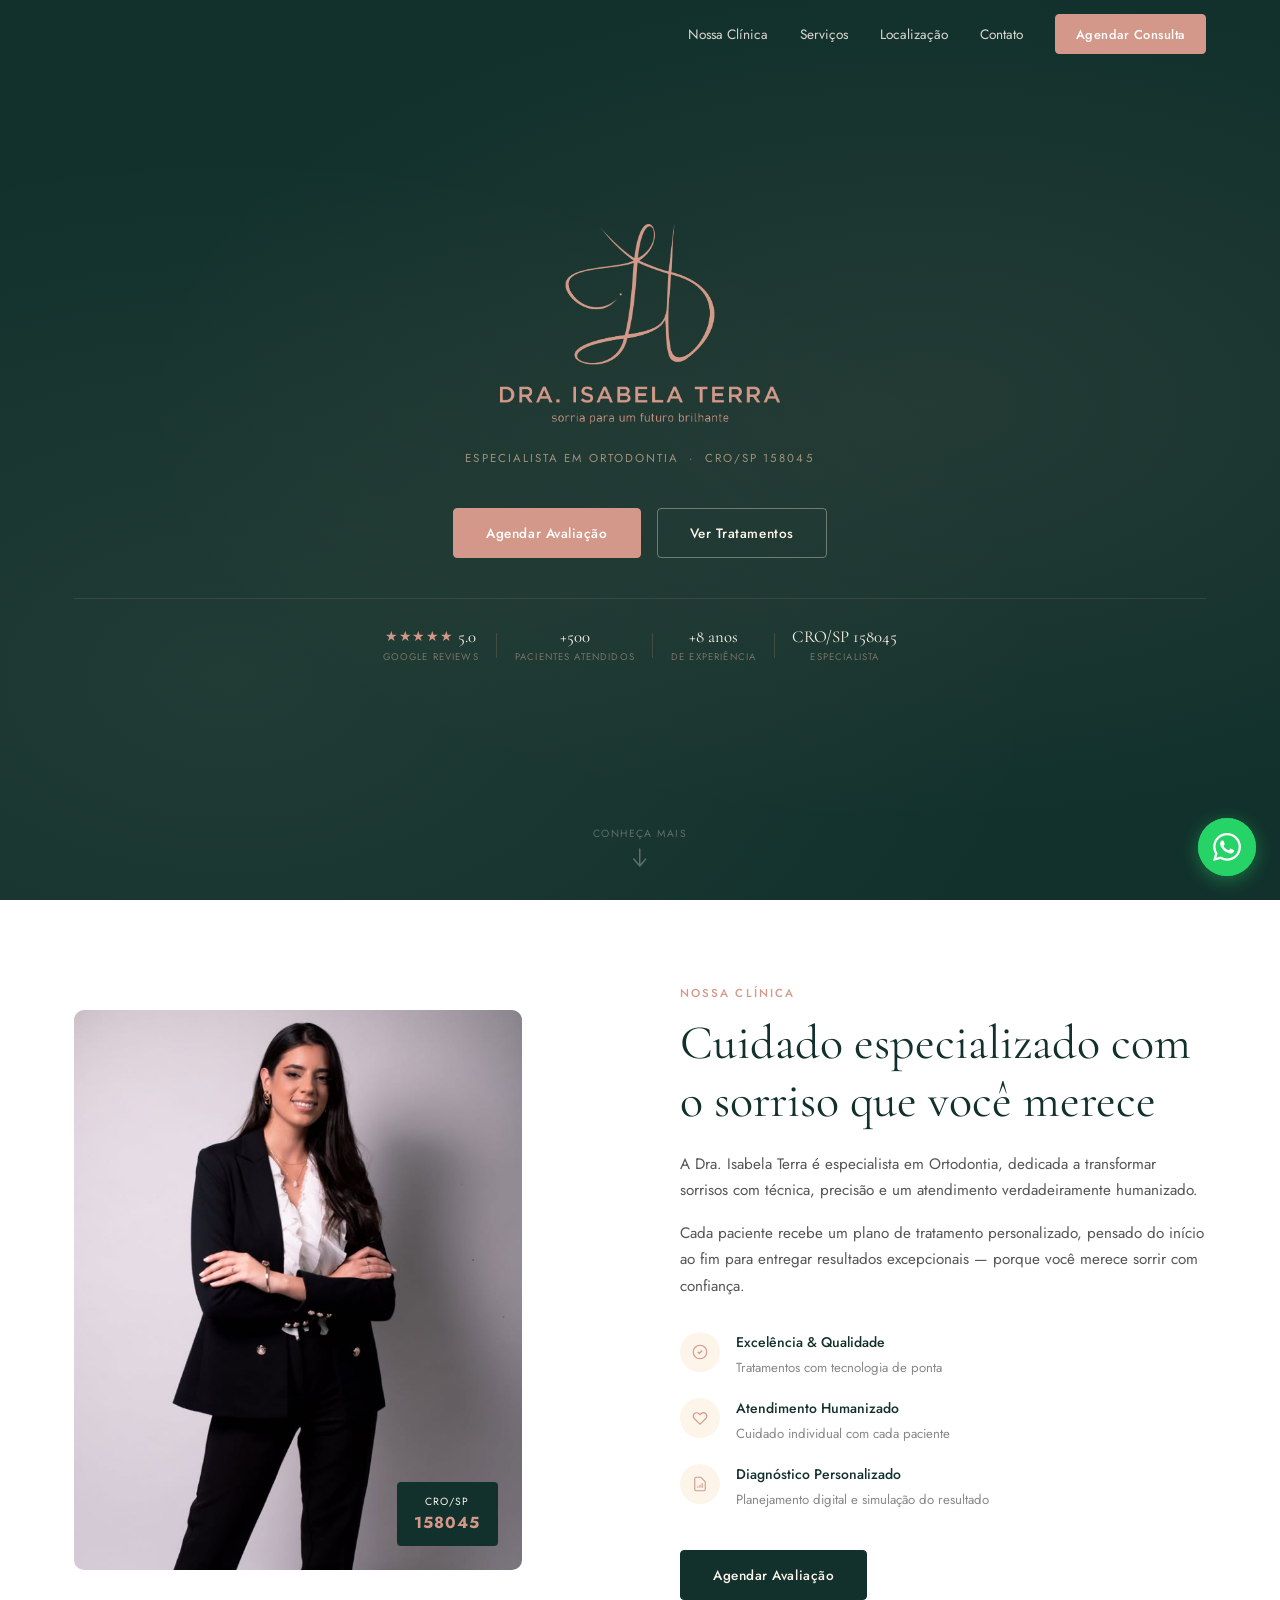
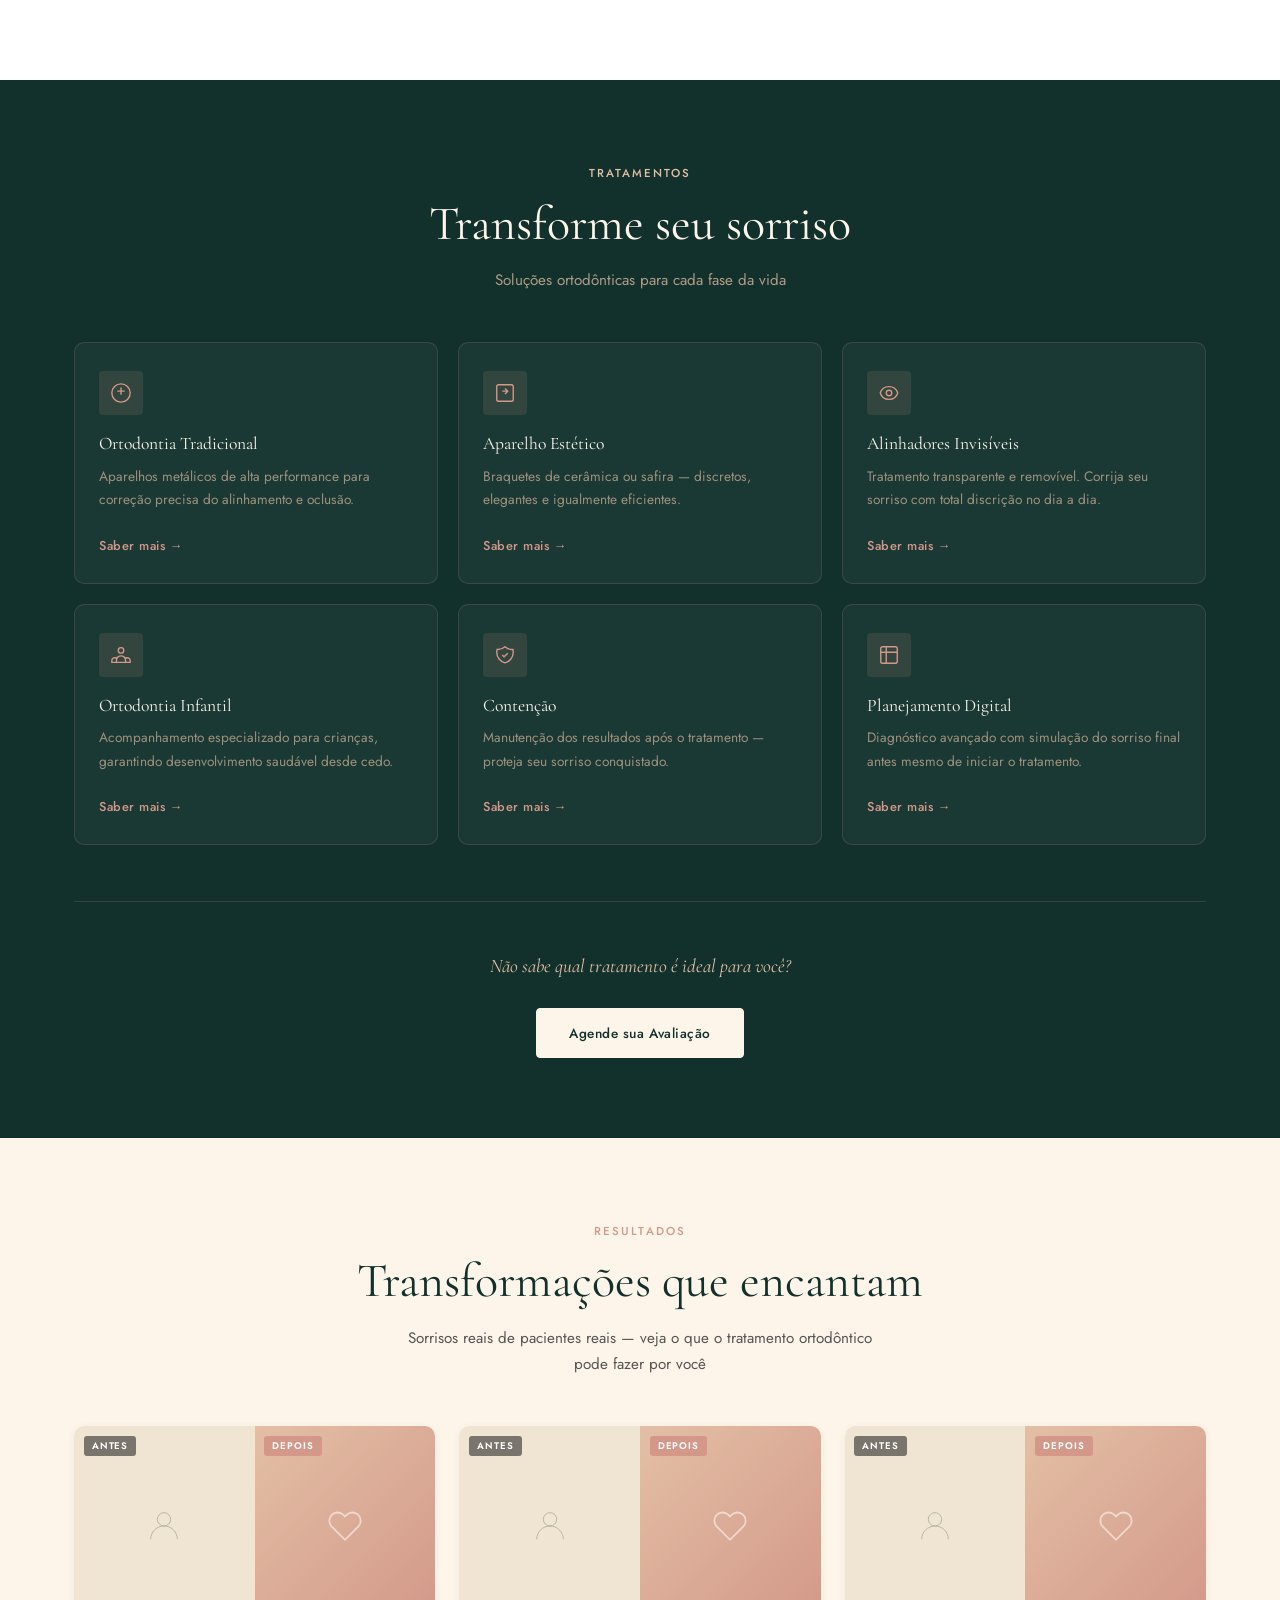
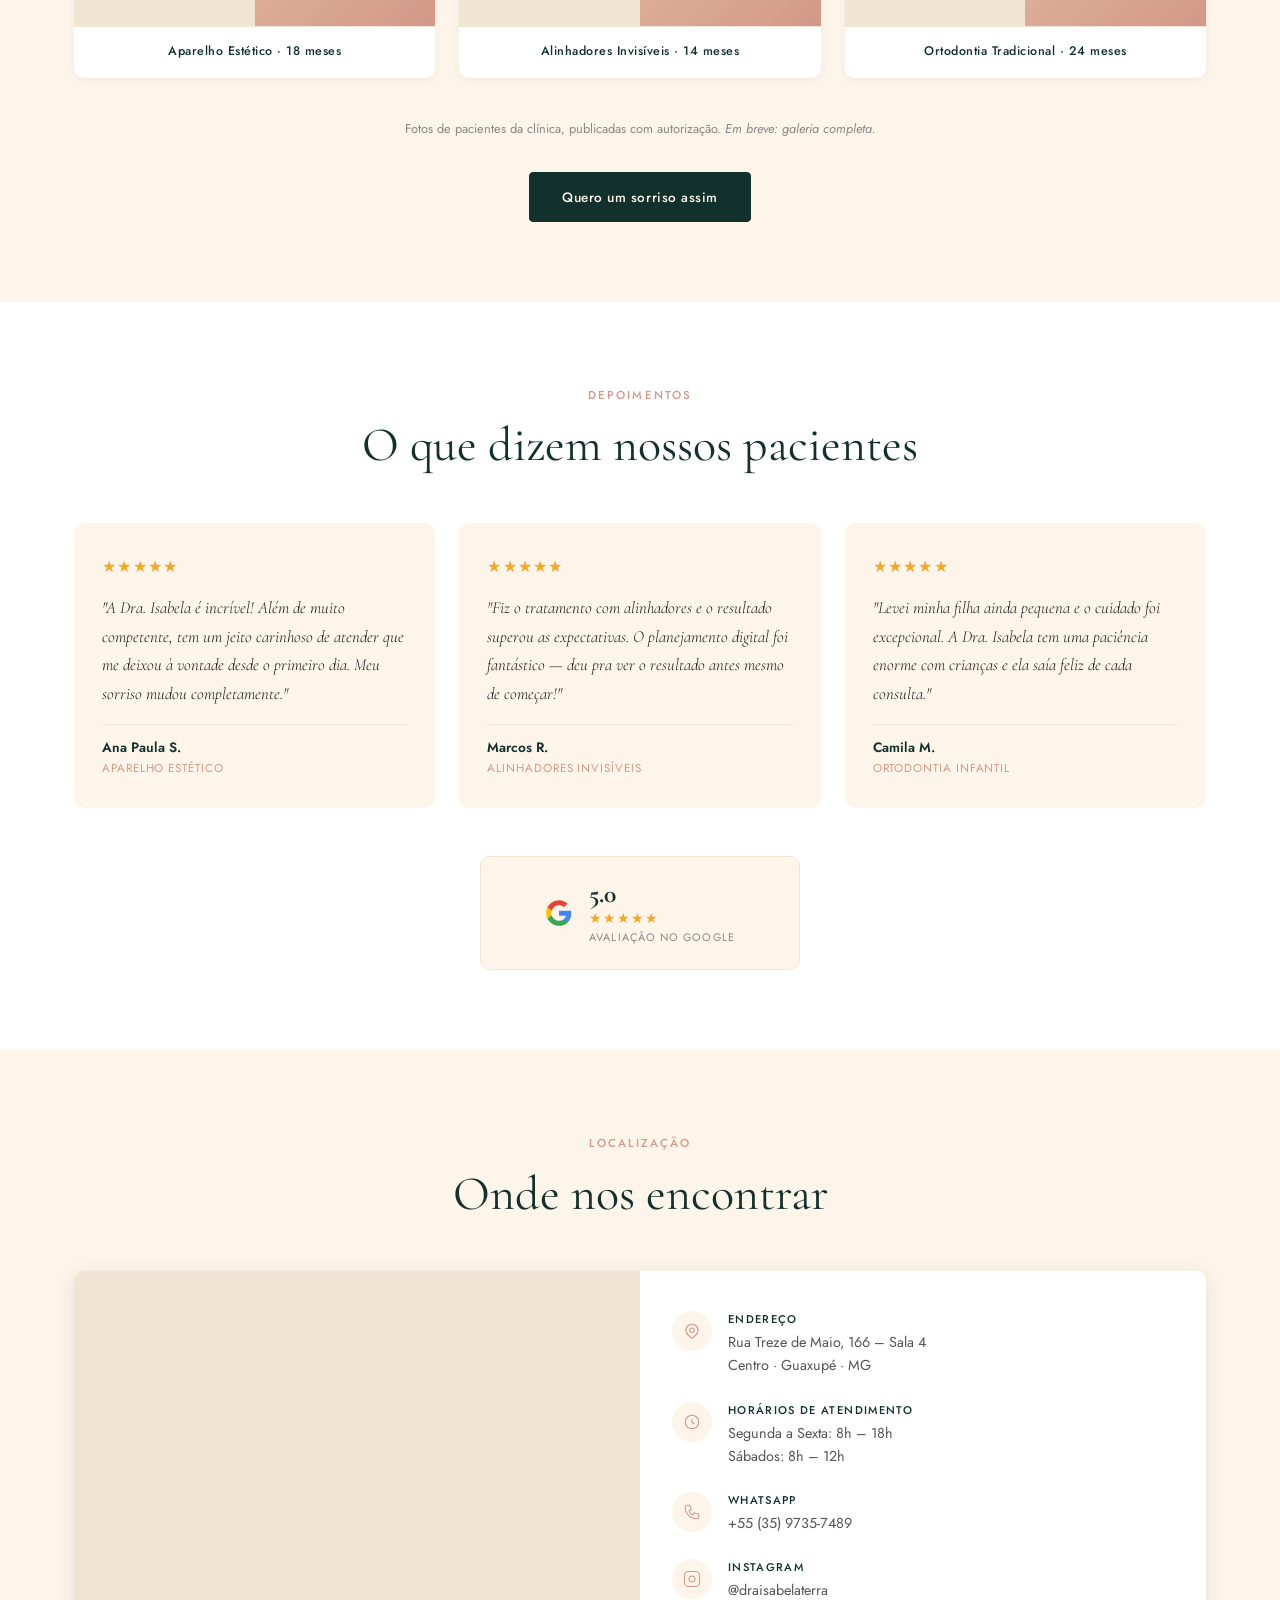
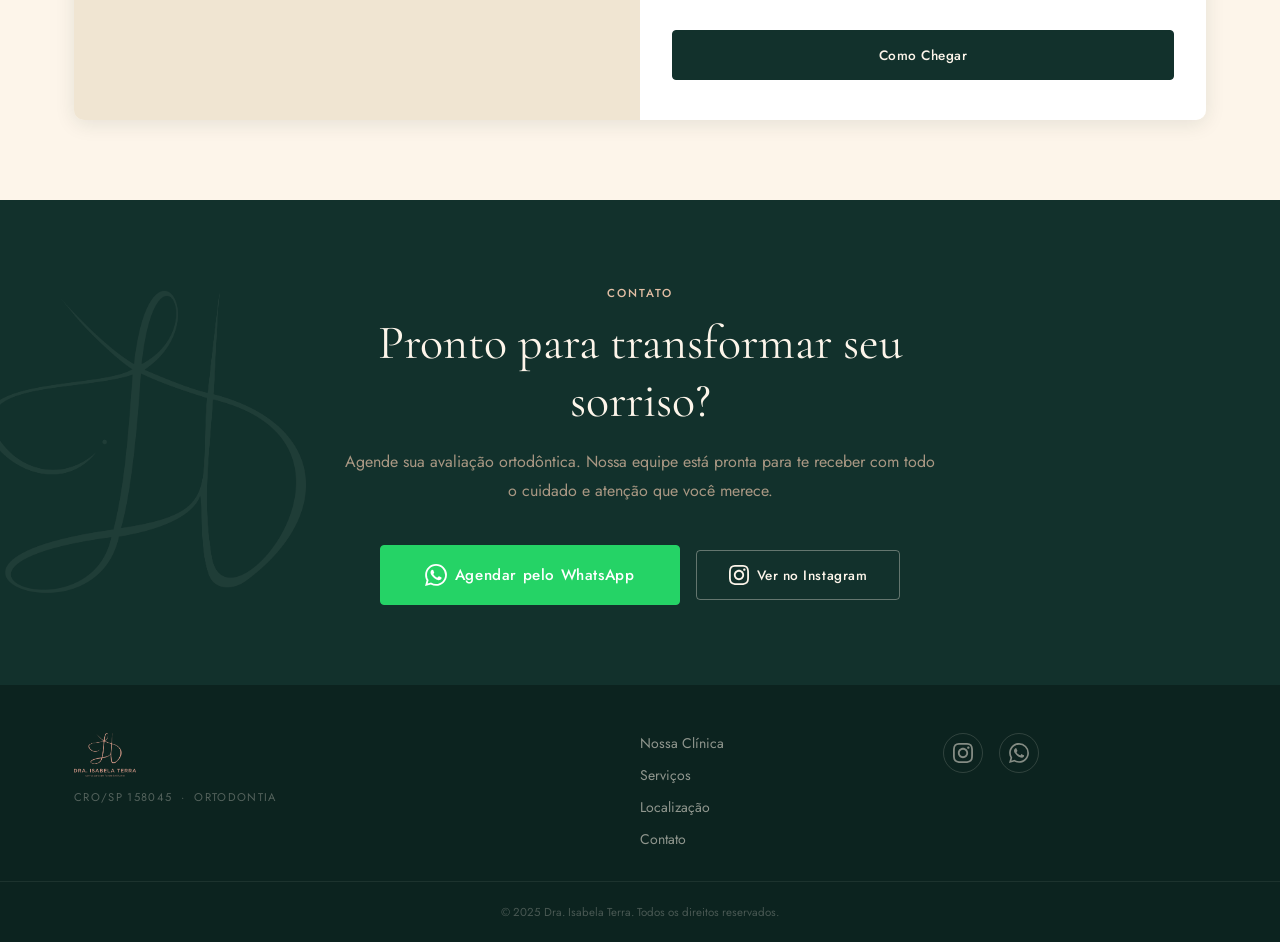
<file: SITE/index.html>
<!DOCTYPE html>
<html lang="pt-BR">
<head>
  <meta charset="UTF-8">
  <meta name="viewport" content="width=device-width, initial-scale=1.0, viewport-fit=cover">
  <meta name="description" content="Dra. Isabela Terra – Especialista em Ortodontia. CRO/SP 158045. Agende sua avaliação e sorria para um futuro brilhante.">
  <meta name="theme-color" content="#12312C">
  <meta property="og:title" content="Dra. Isabela Terra | Ortodontia">
  <meta property="og:description" content="Especialista em Ortodontia. Atendimento humanizado, tecnologia de ponta. Agende sua consulta.">
  <meta property="og:type" content="website">
  <meta property="og:image" content="assets/logo-verde.png">
  <title>Dra. Isabela Terra | Ortodontia</title>

  <!-- Structured Data: LocalBusiness -->
  <script type="application/ld+json">
  {
    "@context": "https://schema.org",
    "@type": "Dentist",
    "name": "Dra. Isabela Terra – Ortodontia",
    "description": "Especialista em Ortodontia. CRO/SP 158045.",
    "telephone": "+553597357489",
    "address": {
      "@type": "PostalAddress",
      "streetAddress": "Rua Treze de Maio, 166, Sala 4",
      "addressLocality": "Guaxupé",
      "addressRegion": "MG",
      "postalCode": "37800-000",
      "addressCountry": "BR"
    },
    "geo": {
      "@type": "GeoCoordinates",
      "latitude": -21.306234,
      "longitude": -46.71054
    },
    "url": "https://www.instagram.com/draisabelaterra/",
    "sameAs": ["https://www.instagram.com/draisabelaterra/"]
  }
  </script>

  <link rel="preconnect" href="https://fonts.googleapis.com">
  <link rel="preconnect" href="https://fonts.gstatic.com" crossorigin>
  <link href="https://fonts.googleapis.com/css2?family=Cormorant+Garamond:ital,wght@0,300;0,400;0,500;1,300;1,400&family=Jost:wght@300;400;500;600&display=swap" rel="stylesheet">
  <link rel="stylesheet" href="css/style.css">
</head>
<body>

  <!-- ══════════════════════ NAVEGAÇÃO ══════════════════════ -->
  <nav class="nav" id="nav" role="navigation" aria-label="Menu principal">
    <div class="container nav__inner">
      <a href="#inicio" class="nav__logo" aria-label="Dra. Isabela Terra – página inicial">
        <img src="assets/logo-verde.png" alt="Dra. Isabela Terra" class="nav__logo-img" width="140" height="48">
      </a>

      <button class="nav__toggle" id="navToggle" aria-label="Abrir menu" aria-expanded="false" aria-controls="navLinks">
        <span></span><span></span><span></span>
      </button>

      <ul class="nav__links" id="navLinks" role="list">
        <li><a href="#sobre"      class="nav__link">Nossa Clínica</a></li>
        <li><a href="#servicos"   class="nav__link">Serviços</a></li>
        <li><a href="#localizacao" class="nav__link">Localização</a></li>
        <li><a href="#contato"    class="nav__link">Contato</a></li>
        <li>
          <a class="btn btn--nav"
             data-wa
             data-msg="Olá! Vi o site da Dra. Isabela Terra e gostaria de agendar uma avaliação ortodôntica. Pode me ajudar?"
             data-src="nav-cta">
            Agendar Consulta
          </a>
        </li>
      </ul>
    </div>
  </nav>

  <main id="main-content">

    <!-- ══════════════════════ HERO ══════════════════════ -->
    <section class="hero" id="inicio" aria-label="Boas-vindas">
      <div class="hero__bg" aria-hidden="true"></div>
      <div class="container hero__content">
        <div class="hero__logo fade-up">
          <img src="assets/logo-hero.png"
               alt="Dra. Isabela Terra – sorria para um futuro brilhante"
               class="hero__logo-img"
               width="320" height="220"
               fetchpriority="high">
        </div>

        <p class="hero__cro fade-up delay-1">Especialista em Ortodontia &nbsp;·&nbsp; CRO/SP 158045</p>

        <div class="hero__ctas fade-up delay-2">
          <a class="btn btn--primary"
             data-wa
             data-msg="Olá, Dra. Isabela! 😊 Vi o site e gostaria de agendar uma consulta de avaliação ortodôntica. Quando seria possível?"
             data-src="hero-primary">
            Agendar Avaliação
          </a>
          <a href="#servicos" class="btn btn--outline">Ver Tratamentos</a>
        </div>

        <div class="hero__trust fade-up delay-3" aria-label="Credenciais e indicadores">
          <div class="hero__trust-item">
            <span class="hero__trust-num"><span class="trust-stars" aria-hidden="true">★★★★★</span> 5.0</span>
            <span class="hero__trust-leg">Google Reviews</span>
          </div>
          <span class="hero__trust-div" aria-hidden="true"></span>
          <div class="hero__trust-item">
            <span class="hero__trust-num">+500</span>
            <span class="hero__trust-leg">Pacientes Atendidos</span>
          </div>
          <span class="hero__trust-div" aria-hidden="true"></span>
          <div class="hero__trust-item">
            <span class="hero__trust-num">+8 anos</span>
            <span class="hero__trust-leg">de Experiência</span>
          </div>
          <span class="hero__trust-div" aria-hidden="true"></span>
          <div class="hero__trust-item">
            <span class="hero__trust-num">CRO/SP 158045</span>
            <span class="hero__trust-leg">Especialista</span>
          </div>
        </div>

      </div>
    </section>
    <a href="#sobre" class="hero__scroll" aria-label="Rolar para próxima seção">
      <span>Conheça mais</span>
      <svg width="14" height="20" viewBox="0 0 14 20" fill="none" aria-hidden="true">
        <path d="M7 1v16M1 11l6 7 6-7" stroke="currentColor" stroke-width="1.5" stroke-linecap="round" stroke-linejoin="round"/>
      </svg>
    </a>

    <!-- ══════════════════════ NOSSA CLÍNICA ══════════════════════ -->
    <section class="sobre" id="sobre" aria-label="Nossa Clínica">
      <div class="container">
        <div class="sobre__grid">

          <div class="sobre__foto fade-up">
            <div class="sobre__foto-frame">
              <img src="assets/isabela.png" alt="Dra. Isabela Terra – Ortodontista" class="foto-real" width="480" loading="lazy">
              <div class="sobre__badge">
                <span class="sobre__badge-label">CRO/SP</span>
                <strong class="sobre__badge-num">158045</strong>
              </div>
            </div>
          </div>

          <div class="sobre__txt fade-up delay-1">
            <span class="label">Nossa Clínica</span>
            <h2>Cuidado especializado com o sorriso que você merece</h2>
            <p>A Dra. Isabela Terra é especialista em Ortodontia, dedicada a transformar sorrisos com técnica, precisão e um atendimento verdadeiramente humanizado.</p>
            <p>Cada paciente recebe um plano de tratamento personalizado, pensado do início ao fim para entregar resultados excepcionais — porque você merece sorrir com confiança.</p>

            <ul class="sobre__diferenciais" role="list">
              <li>
                <div class="icone-circulo" aria-hidden="true">
                  <svg viewBox="0 0 24 24" fill="none" stroke="currentColor" stroke-width="1.5"><path d="M9 12l2 2 4-4m6 2a9 9 0 11-18 0 9 9 0 0118 0z"/></svg>
                </div>
                <div>
                  <strong>Excelência &amp; Qualidade</strong>
                  <span>Tratamentos com tecnologia de ponta</span>
                </div>
              </li>
              <li>
                <div class="icone-circulo" aria-hidden="true">
                  <svg viewBox="0 0 24 24" fill="none" stroke="currentColor" stroke-width="1.5"><path d="M4.318 6.318a4.5 4.5 0 000 6.364L12 20.364l7.682-7.682a4.5 4.5 0 00-6.364-6.364L12 7.636l-1.318-1.318a4.5 4.5 0 00-6.364 0z"/></svg>
                </div>
                <div>
                  <strong>Atendimento Humanizado</strong>
                  <span>Cuidado individual com cada paciente</span>
                </div>
              </li>
              <li>
                <div class="icone-circulo" aria-hidden="true">
                  <svg viewBox="0 0 24 24" fill="none" stroke="currentColor" stroke-width="1.5"><path d="M9 17v-2m3 2v-4m3 4v-6m2 10H7a2 2 0 01-2-2V5a2 2 0 012-2h5.586a1 1 0 01.707.293l5.414 5.414a1 1 0 01.293.707V19a2 2 0 01-2 2z"/></svg>
                </div>
                <div>
                  <strong>Diagnóstico Personalizado</strong>
                  <span>Planejamento digital e simulação do resultado</span>
                </div>
              </li>
            </ul>

            <a class="btn btn--verde"
               data-wa
               data-msg="Olá! Gostaria de conhecer mais sobre a clínica da Dra. Isabela Terra e agendar uma consulta. Pode me ajudar?"
               data-src="sobre-cta">
              Agendar Avaliação
            </a>
          </div>
        </div>
      </div>
    </section>

    <!-- ══════════════════════ SERVIÇOS ══════════════════════ -->
    <section class="servicos" id="servicos" aria-label="Serviços e Tratamentos">
      <div class="container">
        <header class="section-header section-header--light fade-up">
          <span class="label label--light">Tratamentos</span>
          <h2>Transforme seu sorriso</h2>
          <p>Soluções ortodônticas para cada fase da vida</p>
        </header>

        <ul class="servicos__grid" role="list">

          <li class="card-servico fade-up delay-1">
            <div class="card-servico__icone" aria-hidden="true">
              <svg viewBox="0 0 24 24" fill="none" stroke="currentColor" stroke-width="1.5"><path d="M12 2C6.48 2 2 6.48 2 12s4.48 10 10 10 10-4.48 10-10S17.52 2 12 2zm0 4v8m-4-4h8"/></svg>
            </div>
            <h3>Ortodontia Tradicional</h3>
            <p>Aparelhos metálicos de alta performance para correção precisa do alinhamento e oclusão.</p>
            <a class="card-servico__cta"
               data-wa
               data-msg="Olá! Gostaria de saber mais sobre Ortodontia Tradicional — valores e como funciona o tratamento."
               data-src="servico-tradicional">
              Saber mais →
            </a>
          </li>

          <li class="card-servico fade-up delay-2">
            <div class="card-servico__icone" aria-hidden="true">
              <svg viewBox="0 0 24 24" fill="none" stroke="currentColor" stroke-width="1.5"><path d="M5 3a2 2 0 00-2 2v14a2 2 0 002 2h14a2 2 0 002-2V5a2 2 0 00-2-2H5zm7 4l3 3-3 3m-3-3h6"/></svg>
            </div>
            <h3>Aparelho Estético</h3>
            <p>Braquetes de cerâmica ou safira — discretos, elegantes e igualmente eficientes.</p>
            <a class="card-servico__cta"
               data-wa
               data-msg="Olá! Tenho interesse no Aparelho Estético (cerâmica/safira). Pode me passar mais informações e valores?"
               data-src="servico-estetico">
              Saber mais →
            </a>
          </li>

          <li class="card-servico fade-up delay-3">
            <div class="card-servico__icone" aria-hidden="true">
              <svg viewBox="0 0 24 24" fill="none" stroke="currentColor" stroke-width="1.5"><path d="M15 12a3 3 0 11-6 0 3 3 0 016 0z"/><path d="M2.458 12C3.732 7.943 7.523 5 12 5c4.478 0 8.268 2.943 9.542 7-1.274 4.057-5.064 7-9.542 7-4.477 0-8.268-2.943-9.542-7z"/></svg>
            </div>
            <h3>Alinhadores Invisíveis</h3>
            <p>Tratamento transparente e removível. Corrija seu sorriso com total discrição no dia a dia.</p>
            <a class="card-servico__cta"
               data-wa
               data-msg="Olá! Tenho interesse nos Alinhadores Invisíveis. Gostaria de saber sobre o tratamento, prazo e valores."
               data-src="servico-alinhadores">
              Saber mais →
            </a>
          </li>

          <li class="card-servico fade-up delay-1">
            <div class="card-servico__icone" aria-hidden="true">
              <svg viewBox="0 0 24 24" fill="none" stroke="currentColor" stroke-width="1.5"><path d="M17 20h5v-2a3 3 0 00-5.356-1.857M17 20H7m10 0v-2c0-.656-.126-1.283-.356-1.857M7 20H2v-2a3 3 0 015.356-1.857M7 20v-2c0-.656.126-1.283.356-1.857m0 0a5.002 5.002 0 019.288 0M15 7a3 3 0 11-6 0 3 3 0 016 0z"/></svg>
            </div>
            <h3>Ortodontia Infantil</h3>
            <p>Acompanhamento especializado para crianças, garantindo desenvolvimento saudável desde cedo.</p>
            <a class="card-servico__cta"
               data-wa
               data-msg="Olá! Gostaria de informações sobre Ortodontia Infantil. Meu filho(a) precisa de uma avaliação."
               data-src="servico-infantil">
              Saber mais →
            </a>
          </li>

          <li class="card-servico fade-up delay-2">
            <div class="card-servico__icone" aria-hidden="true">
              <svg viewBox="0 0 24 24" fill="none" stroke="currentColor" stroke-width="1.5"><path d="M9 12l2 2 4-4m5.618-4.016A11.955 11.955 0 0112 2.944a11.955 11.955 0 01-8.618 3.04A12.02 12.02 0 003 9c0 5.591 3.824 10.29 9 11.622 5.176-1.332 9-6.03 9-11.622 0-1.042-.133-2.052-.382-3.016z"/></svg>
            </div>
            <h3>Contenção</h3>
            <p>Manutenção dos resultados após o tratamento — proteja seu sorriso conquistado.</p>
            <a class="card-servico__cta"
               data-wa
               data-msg="Olá! Preciso de informações sobre Contenção Ortodôntica. Pode me ajudar?"
               data-src="servico-contencao">
              Saber mais →
            </a>
          </li>

          <li class="card-servico fade-up delay-3">
            <div class="card-servico__icone" aria-hidden="true">
              <svg viewBox="0 0 24 24" fill="none" stroke="currentColor" stroke-width="1.5"><path d="M9 3H5a2 2 0 00-2 2v4m6-6h10a2 2 0 012 2v4M9 3v18m0 0h10a2 2 0 002-2V9M9 21H5a2 2 0 01-2-2V9m0 0h18"/></svg>
            </div>
            <h3>Planejamento Digital</h3>
            <p>Diagnóstico avançado com simulação do sorriso final antes mesmo de iniciar o tratamento.</p>
            <a class="card-servico__cta"
               data-wa
               data-msg="Olá! Gostaria de saber mais sobre o Planejamento Digital e a simulação do sorriso. Como funciona?"
               data-src="servico-digital">
              Saber mais →
            </a>
          </li>

        </ul>

        <div class="servicos__rodape fade-up">
          <p>Não sabe qual tratamento é ideal para você?</p>
          <a class="btn btn--creme"
             data-wa
             data-msg="Olá! Não sei qual tratamento ortodôntico seria mais indicado para mim. Gostaria de agendar uma avaliação."
             data-src="servicos-avaliacao">
            Agende sua Avaliação
          </a>
        </div>
      </div>
    </section>

    <!-- ══════════════════════ RESULTADOS ══════════════════════ -->
    <section class="resultados" id="resultados" aria-label="Resultados e Transformações">
      <div class="container">
        <header class="section-header fade-up">
          <span class="label">Resultados</span>
          <h2>Transformações que encantam</h2>
          <p>Sorrisos reais de pacientes reais — veja o que o tratamento ortodôntico pode fazer por você</p>
        </header>

        <div class="resultados__grid">

          <div class="card-resultado fade-up delay-1">
            <div class="card-resultado__par">
              <div class="card-resultado__lado">
                <span class="card-resultado__tag">Antes</span>
                <div class="card-resultado__ph card-resultado__ph--antes" aria-hidden="true">
                  <svg viewBox="0 0 48 48" fill="none" stroke="currentColor" stroke-width="1" width="40" opacity=".3"><circle cx="24" cy="16" r="8"/><path d="M8 40c0-8.837 7.163-16 16-16s16 7.163 16 16"/></svg>
                </div>
              </div>
              <div class="card-resultado__lado">
                <span class="card-resultado__tag card-resultado__tag--depois">Depois</span>
                <div class="card-resultado__ph card-resultado__ph--depois" aria-hidden="true">
                  <svg viewBox="0 0 24 24" fill="none" stroke="currentColor" stroke-width="1.2" width="36" opacity=".55"><path d="M20.84 4.61a5.5 5.5 0 0 0-7.78 0L12 5.67l-1.06-1.06a5.5 5.5 0 0 0-7.78 7.78l1.06 1.06L12 21.23l7.78-7.78 1.06-1.06a5.5 5.5 0 0 0 0-7.78z"/></svg>
                </div>
              </div>
            </div>
            <p class="card-resultado__desc">Aparelho Estético · 18 meses</p>
          </div>

          <div class="card-resultado fade-up delay-2">
            <div class="card-resultado__par">
              <div class="card-resultado__lado">
                <span class="card-resultado__tag">Antes</span>
                <div class="card-resultado__ph card-resultado__ph--antes" aria-hidden="true">
                  <svg viewBox="0 0 48 48" fill="none" stroke="currentColor" stroke-width="1" width="40" opacity=".3"><circle cx="24" cy="16" r="8"/><path d="M8 40c0-8.837 7.163-16 16-16s16 7.163 16 16"/></svg>
                </div>
              </div>
              <div class="card-resultado__lado">
                <span class="card-resultado__tag card-resultado__tag--depois">Depois</span>
                <div class="card-resultado__ph card-resultado__ph--depois" aria-hidden="true">
                  <svg viewBox="0 0 24 24" fill="none" stroke="currentColor" stroke-width="1.2" width="36" opacity=".55"><path d="M20.84 4.61a5.5 5.5 0 0 0-7.78 0L12 5.67l-1.06-1.06a5.5 5.5 0 0 0-7.78 7.78l1.06 1.06L12 21.23l7.78-7.78 1.06-1.06a5.5 5.5 0 0 0 0-7.78z"/></svg>
                </div>
              </div>
            </div>
            <p class="card-resultado__desc">Alinhadores Invisíveis · 14 meses</p>
          </div>

          <div class="card-resultado fade-up delay-3">
            <div class="card-resultado__par">
              <div class="card-resultado__lado">
                <span class="card-resultado__tag">Antes</span>
                <div class="card-resultado__ph card-resultado__ph--antes" aria-hidden="true">
                  <svg viewBox="0 0 48 48" fill="none" stroke="currentColor" stroke-width="1" width="40" opacity=".3"><circle cx="24" cy="16" r="8"/><path d="M8 40c0-8.837 7.163-16 16-16s16 7.163 16 16"/></svg>
                </div>
              </div>
              <div class="card-resultado__lado">
                <span class="card-resultado__tag card-resultado__tag--depois">Depois</span>
                <div class="card-resultado__ph card-resultado__ph--depois" aria-hidden="true">
                  <svg viewBox="0 0 24 24" fill="none" stroke="currentColor" stroke-width="1.2" width="36" opacity=".55"><path d="M20.84 4.61a5.5 5.5 0 0 0-7.78 0L12 5.67l-1.06-1.06a5.5 5.5 0 0 0-7.78 7.78l1.06 1.06L12 21.23l7.78-7.78 1.06-1.06a5.5 5.5 0 0 0 0-7.78z"/></svg>
                </div>
              </div>
            </div>
            <p class="card-resultado__desc">Ortodontia Tradicional · 24 meses</p>
          </div>

        </div>

        <p class="resultados__obs fade-up">Fotos de pacientes da clínica, publicadas com autorização. <em>Em breve: galeria completa.</em></p>

        <div class="resultados__cta fade-up">
          <a class="btn btn--verde"
             data-wa
             data-msg="Olá! Vi os resultados no site e gostaria de saber se meu caso tem solução. Posso agendar uma avaliação?"
             data-src="resultados-cta">
            Quero um sorriso assim
          </a>
        </div>

      </div>
    </section>

    <!-- ══════════════════════ DEPOIMENTOS ══════════════════════ -->
    <section class="depoimentos" id="depoimentos" aria-label="Depoimentos de Pacientes">
      <div class="container">
        <header class="section-header fade-up">
          <span class="label">Depoimentos</span>
          <h2>O que dizem nossos pacientes</h2>
        </header>

        <div class="depoimentos__grid">

          <blockquote class="card-depo fade-up delay-1">
            <div class="card-depo__stars" aria-label="5 de 5 estrelas">★★★★★</div>
            <p>"A Dra. Isabela é incrível! Além de muito competente, tem um jeito carinhoso de atender que me deixou à vontade desde o primeiro dia. Meu sorriso mudou completamente."</p>
            <footer>
              <strong>Ana Paula S.</strong>
              <span>Aparelho Estético</span>
            </footer>
          </blockquote>

          <blockquote class="card-depo fade-up delay-2">
            <div class="card-depo__stars" aria-label="5 de 5 estrelas">★★★★★</div>
            <p>"Fiz o tratamento com alinhadores e o resultado superou as expectativas. O planejamento digital foi fantástico — deu pra ver o resultado antes mesmo de começar!"</p>
            <footer>
              <strong>Marcos R.</strong>
              <span>Alinhadores Invisíveis</span>
            </footer>
          </blockquote>

          <blockquote class="card-depo fade-up delay-3">
            <div class="card-depo__stars" aria-label="5 de 5 estrelas">★★★★★</div>
            <p>"Levei minha filha ainda pequena e o cuidado foi excepcional. A Dra. Isabela tem uma paciência enorme com crianças e ela saía feliz de cada consulta."</p>
            <footer>
              <strong>Camila M.</strong>
              <span>Ortodontia Infantil</span>
            </footer>
          </blockquote>

        </div>

        <div class="depoimentos__google fade-up">
          <svg viewBox="0 0 24 24" width="28" height="28" aria-hidden="true">
            <path fill="#4285F4" d="M22.56 12.25c0-.78-.07-1.53-.2-2.25H12v4.26h5.92c-.26 1.37-1.04 2.53-2.21 3.31v2.77h3.57c2.08-1.92 3.28-4.74 3.28-8.09z"/>
            <path fill="#34A853" d="M12 23c2.97 0 5.46-.98 7.28-2.66l-3.57-2.77c-.98.66-2.23 1.06-3.71 1.06-2.86 0-5.29-1.93-6.16-4.53H2.18v2.84C3.99 20.53 7.7 23 12 23z"/>
            <path fill="#FBBC05" d="M5.84 14.09c-.22-.66-.35-1.36-.35-2.09s.13-1.43.35-2.09V7.07H2.18C1.43 8.55 1 10.22 1 12s.43 3.45 1.18 4.93l3.66-2.84z"/>
            <path fill="#EA4335" d="M12 5.38c1.62 0 3.06.56 4.21 1.64l3.15-3.15C17.45 2.09 14.97 1 12 1 7.7 1 3.99 3.47 2.18 7.07l3.66 2.84c.87-2.6 3.3-4.53 6.16-4.53z"/>
          </svg>
          <div class="depoimentos__google-txt">
            <strong>5.0</strong>
            <div class="depoimentos__google-stars" aria-hidden="true">★★★★★</div>
            <span>Avaliação no Google</span>
          </div>
        </div>

      </div>
    </section>

    <!-- ══════════════════════ LOCALIZAÇÃO ══════════════════════ -->
    <section class="localizacao" id="localizacao" aria-label="Localização e Contato">
      <div class="container">
        <header class="section-header fade-up">
          <span class="label">Localização</span>
          <h2>Onde nos encontrar</h2>
        </header>

        <div class="localizacao__grid">
          <div class="localizacao__mapa fade-up">
            <iframe
              title="Localização da clínica – Rua Treze de Maio 166, Guaxupé MG"
              src="https://maps.google.com/maps?q=Rua+Treze+de+Maio+166+Centro+Guaxup%C3%A9+MG+37800-000&output=embed&z=17&hl=pt-BR"
              allowfullscreen
              loading="lazy"
              referrerpolicy="no-referrer-when-downgrade">
            </iframe>
          </div>

          <div class="localizacao__info fade-up delay-1">
            <dl class="info-lista">

              <div class="info-item">
                <div class="icone-circulo" aria-hidden="true">
                  <svg viewBox="0 0 24 24" fill="none" stroke="currentColor" stroke-width="1.5"><path d="M17.657 16.657L13.414 20.9a1.998 1.998 0 01-2.827 0l-4.244-4.243a8 8 0 1111.314 0z"/><path d="M15 11a3 3 0 11-6 0 3 3 0 016 0z"/></svg>
                </div>
                <div>
                  <dt>Endereço</dt>
                  <dd>Rua Treze de Maio, 166 – Sala 4<br>Centro · Guaxupé · MG</dd>
                </div>
              </div>

              <div class="info-item">
                <div class="icone-circulo" aria-hidden="true">
                  <svg viewBox="0 0 24 24" fill="none" stroke="currentColor" stroke-width="1.5"><path d="M12 8v4l3 3m6-3a9 9 0 11-18 0 9 9 0 0118 0z"/></svg>
                </div>
                <div>
                  <dt>Horários de Atendimento</dt>
                  <dd>Segunda a Sexta: 8h – 18h<br>Sábados: 8h – 12h</dd>
                </div>
              </div>

              <div class="info-item">
                <div class="icone-circulo" aria-hidden="true">
                  <svg viewBox="0 0 24 24" fill="none" stroke="currentColor" stroke-width="1.5"><path d="M3 5a2 2 0 012-2h3.28a1 1 0 01.948.684l1.498 4.493a1 1 0 01-.502 1.21l-2.257 1.13a11.042 11.042 0 005.516 5.516l1.13-2.257a1 1 0 011.21-.502l4.493 1.498a1 1 0 01.684.949V19a2 2 0 01-2 2h-1C9.716 21 3 14.284 3 6V5z"/></svg>
                </div>
                <div>
                  <dt>WhatsApp</dt>
                  <dd>
                    <a data-wa
                       data-msg="Olá! Gostaria de informações sobre a clínica da Dra. Isabela Terra."
                       data-src="localizacao-tel">
                      +55 (35) 9735-7489
                    </a>
                  </dd>
                </div>
              </div>

              <div class="info-item">
                <div class="icone-circulo" aria-hidden="true">
                  <svg viewBox="0 0 24 24" fill="none" stroke="currentColor" stroke-width="1.5"><rect x="2" y="2" width="20" height="20" rx="5"/><path d="M16 11.37A4 4 0 1112.63 8 4 4 0 0116 11.37z"/><line x1="17.5" y1="6.5" x2="17.51" y2="6.5"/></svg>
                </div>
                <div>
                  <dt>Instagram</dt>
                  <dd><a href="https://www.instagram.com/draisabelaterra/" target="_blank" rel="noopener noreferrer">@draisabelaterra</a></dd>
                </div>
              </div>

            </dl>

            <a class="btn btn--verde btn--bloco"
               data-wa
               data-msg="Olá! Gostaria de saber como chegar à clínica da Dra. Isabela Terra. Pode me ajudar?"
               data-src="localizacao-cta">
              Como Chegar
            </a>
          </div>
        </div>
      </div>
    </section>

    <!-- ══════════════════════ CONTATO / CTA FINAL ══════════════════════ -->
    <section class="contato" id="contato" aria-label="Contato e Agendamento">
      <div class="container contato__inner">
        <div class="contato__deco" aria-hidden="true">
          <img src="assets/simbolo-creme.png" alt="" width="320" loading="lazy">
        </div>
        <div class="contato__txt fade-up">
          <span class="label label--light">Contato</span>
          <h2>Pronto para transformar seu sorriso?</h2>
          <p>Agende sua avaliação ortodôntica. Nossa equipe está pronta para te receber com todo o cuidado e atenção que você merece.</p>

          <div class="contato__acoes">
            <a class="btn btn--whatsapp btn--grande"
               data-wa
               data-msg="Olá, Dra. Isabela! 😊 Gostaria de agendar uma consulta de avaliação ortodôntica. Quando seria possível?"
               data-src="contato-cta">
              <!-- WhatsApp icon -->
              <svg viewBox="0 0 24 24" fill="currentColor" width="22" height="22" aria-hidden="true"><path d="M17.472 14.382c-.297-.149-1.758-.867-2.03-.967-.273-.099-.471-.148-.67.15-.197.297-.767.966-.94 1.164-.173.199-.347.223-.644.075-.297-.15-1.255-.463-2.39-1.475-.883-.788-1.48-1.761-1.653-2.059-.173-.297-.018-.458.13-.606.134-.133.298-.347.446-.52.149-.174.198-.298.298-.497.099-.198.05-.371-.025-.52-.075-.149-.669-1.612-.916-2.207-.242-.579-.487-.5-.669-.51-.173-.008-.371-.01-.57-.01-.198 0-.52.074-.792.372-.272.297-1.04 1.016-1.04 2.479 0 1.462 1.065 2.875 1.213 3.074.149.198 2.096 3.2 5.077 4.487.709.306 1.262.489 1.694.625.712.227 1.36.195 1.871.118.571-.085 1.758-.719 2.006-1.413.248-.694.248-1.289.173-1.413-.074-.124-.272-.198-.57-.347m-5.421 7.403h-.004a9.87 9.87 0 01-5.031-1.378l-.361-.214-3.741.982.998-3.648-.235-.374a9.86 9.86 0 01-1.51-5.26c.001-5.45 4.436-9.884 9.888-9.884 2.64 0 5.122 1.03 6.988 2.898a9.825 9.825 0 012.893 6.994c-.003 5.45-4.437 9.884-9.885 9.884m8.413-18.297A11.815 11.815 0 0012.05 0C5.495 0 .16 5.335.157 11.892c0 2.096.547 4.142 1.588 5.945L.057 24l6.305-1.654a11.882 11.882 0 005.683 1.448h.005c6.554 0 11.89-5.335 11.893-11.893a11.821 11.821 0 00-3.48-8.413z"/></svg>
              Agendar pelo WhatsApp
            </a>

            <a href="https://www.instagram.com/draisabelaterra/"
               target="_blank"
               rel="noopener noreferrer"
               class="btn btn--insta">
              <!-- Instagram icon -->
              <svg viewBox="0 0 24 24" fill="currentColor" width="20" height="20" aria-hidden="true"><path d="M12 2.163c3.204 0 3.584.012 4.85.07 3.252.148 4.771 1.691 4.919 4.919.058 1.265.069 1.645.069 4.849 0 3.205-.012 3.584-.069 4.849-.149 3.225-1.664 4.771-4.919 4.919-1.266.058-1.644.07-4.85.07-3.204 0-3.584-.012-4.849-.07-3.26-.149-4.771-1.699-4.919-4.92-.058-1.265-.07-1.644-.07-4.849 0-3.204.013-3.583.07-4.849.149-3.227 1.664-4.771 4.919-4.919 1.266-.057 1.645-.069 4.849-.069zm0-2.163c-3.259 0-3.667.014-4.947.072-4.358.2-6.78 2.618-6.98 6.98-.059 1.281-.073 1.689-.073 4.948 0 3.259.014 3.668.072 4.948.2 4.358 2.618 6.78 6.98 6.98 1.281.058 1.689.072 4.948.072 3.259 0 3.668-.014 4.948-.072 4.354-.2 6.782-2.618 6.979-6.98.059-1.28.073-1.689.073-4.948 0-3.259-.014-3.667-.072-4.947-.196-4.354-2.617-6.78-6.979-6.98-1.281-.059-1.69-.073-4.949-.073zm0 5.838c-3.403 0-6.162 2.759-6.162 6.162s2.759 6.163 6.162 6.163 6.162-2.759 6.162-6.163c0-3.403-2.759-6.162-6.162-6.162zm0 10.162c-2.209 0-4-1.79-4-4 0-2.209 1.791-4 4-4s4 1.791 4 4c0 2.21-1.791 4-4 4zm6.406-11.845c-.796 0-1.441.645-1.441 1.44s.645 1.44 1.441 1.44c.795 0 1.439-.645 1.439-1.44s-.644-1.44-1.439-1.44z"/></svg>
              Ver no Instagram
            </a>
          </div>
        </div>
      </div>
    </section>

  </main>

  <!-- ══════════════════════ FOOTER ══════════════════════ -->
  <footer class="footer" role="contentinfo">
    <div class="container footer__grid">
      <div class="footer__marca">
        <img src="assets/logo-hero.png" alt="Dra. Isabela Terra" class="footer__logo" width="160" loading="lazy">
        <p class="footer__cro">CRO/SP 158045 &nbsp;·&nbsp; Ortodontia</p>
      </div>

      <nav class="footer__nav" aria-label="Links do rodapé">
        <a href="#sobre">Nossa Clínica</a>
        <a href="#servicos">Serviços</a>
        <a href="#localizacao">Localização</a>
        <a href="#contato">Contato</a>
      </nav>

      <div class="footer__social">
        <a href="https://www.instagram.com/draisabelaterra/"
           target="_blank"
           rel="noopener noreferrer"
           aria-label="Instagram da Dra. Isabela Terra">
          <svg viewBox="0 0 24 24" fill="currentColor" width="20" height="20" aria-hidden="true"><path d="M12 2.163c3.204 0 3.584.012 4.85.07 3.252.148 4.771 1.691 4.919 4.919.058 1.265.069 1.645.069 4.849 0 3.205-.012 3.584-.069 4.849-.149 3.225-1.664 4.771-4.919 4.919-1.266.058-1.644.07-4.85.07-3.204 0-3.584-.012-4.849-.07-3.26-.149-4.771-1.699-4.919-4.92-.058-1.265-.07-1.644-.07-4.849 0-3.204.013-3.583.07-4.849.149-3.227 1.664-4.771 4.919-4.919 1.266-.057 1.645-.069 4.849-.069zm0-2.163c-3.259 0-3.667.014-4.947.072-4.358.2-6.78 2.618-6.98 6.98-.059 1.281-.073 1.689-.073 4.948 0 3.259.014 3.668.072 4.948.2 4.358 2.618 6.78 6.98 6.98 1.281.058 1.689.072 4.948.072 3.259 0 3.668-.014 4.948-.072 4.354-.2 6.782-2.618 6.979-6.98.059-1.28.073-1.689.073-4.948 0-3.259-.014-3.667-.072-4.947-.196-4.354-2.617-6.78-6.979-6.98-1.281-.059-1.69-.073-4.949-.073zm0 5.838c-3.403 0-6.162 2.759-6.162 6.162s2.759 6.163 6.162 6.163 6.162-2.759 6.162-6.163c0-3.403-2.759-6.162-6.162-6.162zm0 10.162c-2.209 0-4-1.79-4-4 0-2.209 1.791-4 4-4s4 1.791 4 4c0 2.21-1.791 4-4 4zm6.406-11.845c-.796 0-1.441.645-1.441 1.44s.645 1.44 1.441 1.44c.795 0 1.439-.645 1.439-1.44s-.644-1.44-1.439-1.44z"/></svg>
        </a>
        <a data-wa
           data-msg="Olá! Gostaria de mais informações sobre a clínica da Dra. Isabela Terra."
           data-src="footer-wa"
           aria-label="WhatsApp da clínica">
          <svg viewBox="0 0 24 24" fill="currentColor" width="20" height="20" aria-hidden="true"><path d="M17.472 14.382c-.297-.149-1.758-.867-2.03-.967-.273-.099-.471-.148-.67.15-.197.297-.767.966-.94 1.164-.173.199-.347.223-.644.075-.297-.15-1.255-.463-2.39-1.475-.883-.788-1.48-1.761-1.653-2.059-.173-.297-.018-.458.13-.606.134-.133.298-.347.446-.52.149-.174.198-.298.298-.497.099-.198.05-.371-.025-.52-.075-.149-.669-1.612-.916-2.207-.242-.579-.487-.5-.669-.51-.173-.008-.371-.01-.57-.01-.198 0-.52.074-.792.372-.272.297-1.04 1.016-1.04 2.479 0 1.462 1.065 2.875 1.213 3.074.149.198 2.096 3.2 5.077 4.487.709.306 1.262.489 1.694.625.712.227 1.36.195 1.871.118.571-.085 1.758-.719 2.006-1.413.248-.694.248-1.289.173-1.413-.074-.124-.272-.198-.57-.347m-5.421 7.403h-.004a9.87 9.87 0 01-5.031-1.378l-.361-.214-3.741.982.998-3.648-.235-.374a9.86 9.86 0 01-1.51-5.26c.001-5.45 4.436-9.884 9.888-9.884 2.64 0 5.122 1.03 6.988 2.898a9.825 9.825 0 012.893 6.994c-.003 5.45-4.437 9.884-9.885 9.884m8.413-18.297A11.815 11.815 0 0012.05 0C5.495 0 .16 5.335.157 11.892c0 2.096.547 4.142 1.588 5.945L.057 24l6.305-1.654a11.882 11.882 0 005.683 1.448h.005c6.554 0 11.89-5.335 11.893-11.893a11.821 11.821 0 00-3.48-8.413z"/></svg>
        </a>
      </div>
    </div>

    <div class="footer__base">
      <div class="container">
        <p>© 2025 Dra. Isabela Terra. Todos os direitos reservados.</p>
      </div>
    </div>
  </footer>

  <!-- ══════════════════════ BOTÃO FLUTUANTE WHATSAPP ══════════════════════ -->
  <a class="wa-float"
     data-wa
     data-msg="Olá! 😊 Vim pelo site da Dra. Isabela Terra. Pode me ajudar?"
     data-src="float"
     aria-label="Falar no WhatsApp">
    <svg viewBox="0 0 24 24" fill="currentColor" width="28" height="28" aria-hidden="true"><path d="M17.472 14.382c-.297-.149-1.758-.867-2.03-.967-.273-.099-.471-.148-.67.15-.197.297-.767.966-.94 1.164-.173.199-.347.223-.644.075-.297-.15-1.255-.463-2.39-1.475-.883-.788-1.48-1.761-1.653-2.059-.173-.297-.018-.458.13-.606.134-.133.298-.347.446-.52.149-.174.198-.298.298-.497.099-.198.05-.371-.025-.52-.075-.149-.669-1.612-.916-2.207-.242-.579-.487-.5-.669-.51-.173-.008-.371-.01-.57-.01-.198 0-.52.074-.792.372-.272.297-1.04 1.016-1.04 2.479 0 1.462 1.065 2.875 1.213 3.074.149.198 2.096 3.2 5.077 4.487.709.306 1.262.489 1.694.625.712.227 1.36.195 1.871.118.571-.085 1.758-.719 2.006-1.413.248-.694.248-1.289.173-1.413-.074-.124-.272-.198-.57-.347m-5.421 7.403h-.004a9.87 9.87 0 01-5.031-1.378l-.361-.214-3.741.982.998-3.648-.235-.374a9.86 9.86 0 01-1.51-5.26c.001-5.45 4.436-9.884 9.888-9.884 2.64 0 5.122 1.03 6.988 2.898a9.825 9.825 0 012.893 6.994c-.003 5.45-4.437 9.884-9.885 9.884m8.413-18.297A11.815 11.815 0 0012.05 0C5.495 0 .16 5.335.157 11.892c0 2.096.547 4.142 1.588 5.945L.057 24l6.305-1.654a11.882 11.882 0 005.683 1.448h.005c6.554 0 11.89-5.335 11.893-11.893a11.821 11.821 0 00-3.48-8.413z"/></svg>
    <span class="wa-float__tip">Falar no WhatsApp</span>
  </a>

  <!-- Voltar ao topo -->
  <button class="topo-btn" id="topoBtn" aria-label="Voltar ao topo">
    <svg viewBox="0 0 24 24" fill="none" stroke="currentColor" stroke-width="2" width="18" height="18" aria-hidden="true">
      <path d="M18 15l-6-6-6 6"/>
    </svg>
  </button>

  <script src="js/main.js"></script>
</body>
</html>
</file>
<file: css/style.css>
/* ============================================================
   DRA. ISABELA TERRA — style.css
   Paleta: Verde #12312C | Rosé #D39889 | Pêssego #E3BFA5 | Creme #FDF5EA
   Fontes: Cormorant Garamond (display) + Jost (UI)
   Mobile-first · Clean · Premium
   ============================================================ */

/* ── RESET ─────────────────────────────────────── */
*, *::before, *::after { margin: 0; padding: 0; box-sizing: border-box; }
html { scroll-behavior: smooth; font-size: 16px; -webkit-text-size-adjust: 100%; }
body {
  font-family: 'Jost', sans-serif;
  color: #1a1a1a;
  background: #fff;
  -webkit-font-smoothing: antialiased;
  overflow-x: hidden;
}
img { max-width: 100%; height: auto; display: block; }
a   { text-decoration: none; color: inherit; }
ul  { list-style: none; }
button { cursor: pointer; background: none; border: none; }
:focus-visible { outline: 2px solid #D39889; outline-offset: 3px; }
@media (prefers-reduced-motion: reduce) {
  *, *::before, *::after { animation-duration: .01ms !important; transition-duration: .01ms !important; }
  html { scroll-behavior: auto; }
  /* desabilita animações decorativas que causam flickering */
  .wa-float::before  { animation: none !important; }
  .hero__scroll      { animation: none !important; }
  .fade-up           { opacity: 1 !important; transform: none !important; transition: none !important; }
}

/* ── TOKENS ─────────────────────────────────────── */
:root {
  --verde:        #12312C;
  --verde-d:      #0c231f;
  --verde-l:      #1e4840;
  --rose:         #D39889;
  --rose-d:       #b97f70;
  --pessego:      #E3BFA5;
  --creme:        #FDF5EA;
  --creme-d:      #f0e5d2;
  --branco:       #ffffff;
  --texto:        #1a1a1a;
  --texto-m:      #555;
  --texto-l:      #888;

  --f-display:    'Cormorant Garamond', serif;
  --f-ui:         'Jost', sans-serif;

  --nav-h:        68px;
  --tr:           .3s ease;
  --tr-slow:      .6s ease;

  --sh-sm:        0 2px 8px  rgba(18,49,44,.06);
  --sh-md:        0 4px 20px rgba(18,49,44,.10);
  --sh-lg:        0 8px 40px rgba(18,49,44,.15);

  --r-sm:  4px;
  --r-md:  10px;
  --r-lg:  20px;

  --max-w:  1180px;
  --gap:    1.5rem;
}

/* ── UTILIDADES ─────────────────────────────────── */
.container {
  width: 100%;
  max-width: var(--max-w);
  margin: 0 auto;
  padding: 0 var(--gap);
}
.label {
  display: inline-block;
  font-family: var(--f-ui);
  font-size: .72rem;
  font-weight: 500;
  letter-spacing: .18em;
  text-transform: uppercase;
  color: var(--rose);
  margin-bottom: .9rem;
}
.label--light { color: var(--pessego); }

.section-header { text-align: center; margin-bottom: 3rem; }
.section-header h2 { margin-bottom: .9rem; color: var(--verde); }
.section-header p  { max-width: 480px; margin: 0 auto; font-size: .95rem; }
.section-header--light h2 { color: var(--creme); }
.section-header--light p  { color: rgba(227,191,165,.75); }

.icone-circulo {
  flex-shrink: 0;
  width: 40px; height: 40px;
  background: var(--creme);
  border-radius: 50%;
  display: flex; align-items: center; justify-content: center;
}
.icone-circulo svg { width: 18px; height: 18px; color: var(--rose); }

/* ── TIPOGRAFIA ─────────────────────────────────── */
h1, h2, h3, h4 {
  font-family: var(--f-display);
  font-weight: 400;
  line-height: 1.2;
  color: var(--verde);
}
h1 { font-size: clamp(2.4rem, 7vw, 4.5rem); }
h2 { font-size: clamp(1.9rem, 4.5vw, 3rem); }
h3 { font-size: clamp(1.1rem, 2.5vw, 1.35rem); }
p  { line-height: 1.75; color: var(--texto-m); font-size: .95rem; }

/* ── BOTÕES ─────────────────────────────────────── */
.btn {
  display: inline-flex; align-items: center; justify-content: center; gap: .5rem;
  padding: .875rem 2rem;
  font-family: var(--f-ui); font-size: .85rem; font-weight: 500; letter-spacing: .04em;
  border-radius: var(--r-sm);
  border: 1.5px solid transparent;
  transition: all var(--tr);
  white-space: nowrap; text-align: center;
  -webkit-tap-highlight-color: transparent;
}
/* primário rosé */
.btn--primary {
  background: var(--rose); color: var(--branco); border-color: var(--rose);
}
.btn--primary:hover { background: var(--rose-d); border-color: var(--rose-d); transform: translateY(-1px); box-shadow: 0 4px 16px rgba(211,152,137,.4); }

/* outline claro (hero) */
.btn--outline {
  background: transparent; color: var(--creme); border-color: rgba(253,245,234,.35);
}
.btn--outline:hover { background: rgba(253,245,234,.08); border-color: var(--creme); }

/* verde */
.btn--verde {
  background: var(--verde); color: var(--creme); border-color: var(--verde);
}
.btn--verde:hover { background: var(--verde-l); transform: translateY(-1px); box-shadow: var(--sh-md); }

/* creme */
.btn--creme {
  background: var(--creme); color: var(--verde); border-color: var(--creme);
}
.btn--creme:hover { background: var(--branco); transform: translateY(-1px); box-shadow: var(--sh-md); }

/* whatsapp */
.btn--whatsapp {
  background: #25D366; color: var(--branco); border-color: #25D366;
}
.btn--whatsapp:hover { background: #20c35b; transform: translateY(-2px); box-shadow: 0 6px 20px rgba(37,211,102,.35); }

/* instagram */
.btn--insta {
  background: transparent; color: var(--creme); border-color: rgba(253,245,234,.35);
}
.btn--insta:hover { background: rgba(253,245,234,.08); border-color: var(--creme); }

/* nav */
.btn--nav {
  background: var(--rose); color: var(--branco) !important;
  border-color: var(--rose); padding: .6rem 1.25rem; font-size: .8rem;
}
.btn--nav:hover { background: var(--rose-d); }

/* modificadores */
.btn--grande { padding: 1.1rem 2.75rem; font-size: .95rem; }
.btn--bloco  { width: 100%; margin-top: 1.75rem; }

/* ═══════════════════════════════════════════════════
   NAVEGAÇÃO
   ═══════════════════════════════════════════════════ */
.nav {
  position: fixed; top: 0; left: 0; right: 0; z-index: 1000;
  height: var(--nav-h);
  transition: background var(--tr), box-shadow var(--tr);
}
.nav.scrolled {
  background: rgba(255,255,255,.97);
  backdrop-filter: blur(12px); -webkit-backdrop-filter: blur(12px);
  box-shadow: var(--sh-sm);
}
.nav__inner {
  height: 100%;
  display: flex; align-items: center; justify-content: space-between;
}

/* logo */
.nav__logo-img { height: 44px; width: auto; opacity: 0; transition: opacity var(--tr); }
.nav.scrolled .nav__logo-img { opacity: 1; }

/* hamburger */
.nav__toggle {
  display: flex; flex-direction: column; justify-content: space-between;
  width: 26px; height: 18px; padding: 0;
}
.nav__toggle span {
  display: block; height: 1.5px;
  background: var(--creme);
  border-radius: 2px; transition: all var(--tr);
}
.nav.scrolled .nav__toggle span { background: var(--verde); }
.nav__toggle.aberto span:nth-child(1) { transform: translateY(8px) rotate(45deg); }
.nav__toggle.aberto span:nth-child(2) { opacity: 0; transform: scaleX(0); }
.nav__toggle.aberto span:nth-child(3) { transform: translateY(-8px) rotate(-45deg); }

/* mobile links — ocultos por padrão */
.nav__links {
  display: none;
  position: fixed; top: var(--nav-h); left: 0; right: 0;
  background: var(--branco);
  padding: 1rem var(--gap) 2rem;
  flex-direction: column;
  box-shadow: var(--sh-md);
  border-top: 1px solid var(--creme-d);
  max-height: calc(100dvh - var(--nav-h));
  overflow-y: auto;
  -webkit-overflow-scrolling: touch;
}
.nav__links.aberto { display: flex; }

.nav__link {
  display: block; padding: .95rem 0;
  font-family: var(--f-ui); font-size: 1rem; font-weight: 400;
  color: var(--verde);
  border-bottom: 1px solid var(--creme-d);
  transition: color var(--tr);
}
.nav__link:hover, .nav__link.ativo { color: var(--rose); }
.nav__links li:last-child .btn--nav { margin-top: 1.25rem; width: 100%; }

/* ── Desktop ≥ 768px ── */
@media (min-width: 768px) {
  .nav__toggle { display: none; }
  .nav__links {
    display: flex !important; /* sempre visível no desktop */
    position: static;
    flex-direction: row; align-items: center; gap: 2rem;
    padding: 0; background: none; box-shadow: none; border: none;
    max-height: none; overflow: visible;
  }
  .nav__link {
    padding: 0; font-size: .85rem;
    color: rgba(253,245,234,.85);
    border: none;
  }
  .nav.scrolled .nav__link { color: var(--verde); }
  .nav__links li:last-child .btn--nav { margin-top: 0; width: auto; }
}

/* ═══════════════════════════════════════════════════
   HERO
   ═══════════════════════════════════════════════════ */
.hero {
  position: relative;
  min-height: 100dvh;
  display: flex; align-items: center;
  background-color: var(--verde);
  overflow: hidden;
}
.hero__bg {
  position: absolute; inset: 0;
  background:
    radial-gradient(ellipse at 72% 45%, rgba(211,152,137,.09) 0%, transparent 60%),
    radial-gradient(ellipse at 18% 75%, rgba(227,191,165,.07) 0%, transparent 55%);
  pointer-events: none;
}
/* textura sutil */
.hero__bg::after {
  content: '';
  position: absolute; inset: 0;
  background-image: url("data:image/svg+xml,%3Csvg width='48' height='48' viewBox='0 0 48 48' xmlns='http://www.w3.org/2000/svg'%3E%3Cg fill='%23D39889' fill-opacity='0.025'%3E%3Cpath d='M24 0v48M0 24h48'/%3E%3C/g%3E%3C/svg%3E");
  opacity: .6;
}
.hero__content {
  position: relative;
  text-align: center;
  padding-top: calc(var(--nav-h) + 3rem);
  padding-bottom: 4rem;
  display: flex; flex-direction: column; align-items: center; gap: 0;
}
.hero__logo { margin-bottom: 1.5rem; }
.hero__logo-img { max-height: 200px; width: auto; margin: 0 auto; }
.hero__cro {
  font-family: var(--f-ui); font-size: .72rem; font-weight: 400;
  letter-spacing: .18em; text-transform: uppercase;
  color: rgba(227,191,165,.65);
  margin-bottom: 2.5rem;
}
.hero__ctas {
  display: flex; flex-direction: column; align-items: center; gap: 1rem;
  margin-bottom: 2.5rem;
}
@media (min-width: 420px) {
  .hero__ctas { flex-direction: row; justify-content: center; }
}

/* trust strip dentro do hero */
.hero__trust {
  display: flex;
  flex-wrap: wrap;
  align-items: center;
  justify-content: center;
  gap: .5rem 0;
  width: 100%;
  padding-top: 1.75rem;
  border-top: 1px solid rgba(211,152,137,.15);
  margin-bottom: 4rem; /* espaço para o "Conheça mais" absoluto */
}
.hero__trust-item {
  display: flex; flex-direction: column; align-items: center;
  text-align: center;
  padding: 0 1.1rem;
}
.hero__trust-num {
  font-family: var(--f-display);
  font-size: 1.05rem;
  color: var(--creme);
  display: flex; align-items: center; gap: .3rem;
  line-height: 1.2;
}
.hero__trust-num .trust-stars { color: var(--rose); font-size: .85rem; letter-spacing: .05em; }
.hero__trust-leg {
  font-family: var(--f-ui);
  font-size: .6rem;
  letter-spacing: .12em;
  text-transform: uppercase;
  color: rgba(227,191,165,.45);
  margin-top: .2rem;
}
.hero__trust-div {
  width: 1px; height: 1.6rem;
  background: rgba(211,152,137,.2);
  flex-shrink: 0;
}
@media (max-width: 420px) {
  .hero__trust-item { padding: 0 .8rem; }
  .hero__trust-num  { font-size: .9rem; }
  .hero__trust-leg  { font-size: .55rem; }
}
.hero__scroll {
  position: absolute;
  bottom: 2rem;
  left: 50%;
  transform: translateX(-50%);
  display: flex; flex-direction: column; align-items: center; gap: .45rem;
  color: rgba(253,245,234,.3);
  font-size: .65rem; letter-spacing: .14em; text-transform: uppercase;
  white-space: nowrap;
  animation: bobup 2.5s ease-in-out infinite;
}
@keyframes bobup {
  0%, 100% { transform: translateY(0); }
  50%       { transform: translateY(7px); }
}

/* ═══════════════════════════════════════════════════
   SOBRE / NOSSA CLÍNICA
   ═══════════════════════════════════════════════════ */
.sobre { padding: 5rem 0; background: var(--branco); }
.sobre__grid { display: grid; gap: 3rem; }
@media (min-width: 768px) {
  .sobre__grid { grid-template-columns: 1fr 1fr; align-items: center; gap: 5rem; }
}

/* foto */
.sobre__foto-frame {
  position: relative;
  border-radius: var(--r-md);
  background: var(--creme);
  aspect-ratio: 4/5;
  overflow: hidden;
  display: flex; align-items: center; justify-content: center;
  max-height: 560px;
}
.sobre__foto-frame img { width: 100%; height: 100%; object-fit: cover; }
.sobre__foto-placeholder {
  display: flex; align-items: center; justify-content: center;
  width: 100%; height: 100%;
  opacity: .35;
}
/* quando tiver foto real */
.sobre__foto-frame .foto-real + .sobre__foto-placeholder { display: none; }

.sobre__badge {
  position: absolute; bottom: 1.5rem; right: 1.5rem;
  background: var(--verde); color: var(--creme);
  padding: .75rem 1.1rem; border-radius: var(--r-sm);
  text-align: center;
  font-family: var(--f-ui); font-size: .65rem; letter-spacing: .1em; text-transform: uppercase;
}
.sobre__badge-label { display: block; }
.sobre__badge-num { display: block; font-size: 1rem; color: var(--rose); margin-top: .1rem; }

/* texto */
.sobre__txt h2 { margin-bottom: 1.25rem; }
.sobre__txt p  { margin-bottom: 1rem; }
.sobre__frase  { font-family: var(--serif); font-style: italic; color: var(--rose); font-size: 1.15rem; margin-bottom: 1.5rem !important; }

.sobre__diferenciais { display: flex; flex-direction: column; gap: 1.25rem; margin: 2rem 0 2.5rem; }
.sobre__diferenciais li { display: flex; align-items: flex-start; gap: 1rem; }
.sobre__diferenciais strong {
  display: block; font-family: var(--f-ui); font-size: .875rem;
  font-weight: 500; color: var(--verde); margin-bottom: .2rem;
}
.sobre__diferenciais span { font-size: .825rem; color: var(--texto-l); }

/* ═══════════════════════════════════════════════════
   SERVIÇOS
   ═══════════════════════════════════════════════════ */
.servicos { padding: 5rem 0; background: var(--verde); }

.servicos__grid {
  display: grid;
  grid-template-columns: 1fr;
  gap: 1.25rem;
}
@media (min-width: 480px) {
  .servicos__grid { grid-template-columns: repeat(2, 1fr); }
}
@media (min-width: 1024px) {
  .servicos__grid { grid-template-columns: repeat(3, 1fr); }
}

.card-servico {
  background: rgba(253,245,234,.04);
  border: 1px solid rgba(211,152,137,.18);
  border-radius: var(--r-md);
  padding: 1.75rem 1.5rem;
  display: flex; flex-direction: column;
  transition: all var(--tr);
}
.card-servico:hover {
  background: rgba(253,245,234,.07);
  border-color: rgba(211,152,137,.45);
  transform: translateY(-3px);
  box-shadow: 0 10px 36px rgba(0,0,0,.18);
}
.card-servico__icone {
  width: 44px; height: 44px;
  background: rgba(211,152,137,.12);
  border-radius: var(--r-sm);
  display: flex; align-items: center; justify-content: center;
  margin-bottom: 1.15rem;
}
.card-servico__icone svg { width: 22px; height: 22px; color: var(--rose); }
.card-servico h3 { color: var(--creme); font-size: 1.1rem; margin-bottom: .65rem; }
.card-servico p  { color: rgba(227,191,165,.65); font-size: .855rem; line-height: 1.7; flex: 1; margin-bottom: 1.5rem; }
.card-servico__cta {
  display: inline-flex; align-items: center;
  font-family: var(--f-ui); font-size: .8rem; font-weight: 500;
  letter-spacing: .04em; color: var(--rose);
  transition: color var(--tr), gap var(--tr);
  gap: .4rem; margin-top: auto;
  cursor: pointer;
}
.card-servico__cta:hover { color: var(--pessego); gap: .7rem; }

.servicos__rodape {
  text-align: center; margin-top: 3.5rem;
  padding-top: 3rem;
  border-top: 1px solid rgba(211,152,137,.18);
}
.servicos__rodape p {
  font-family: var(--f-display); font-size: 1.2rem; font-style: italic;
  color: var(--pessego); margin-bottom: 1.5rem;
}

/* ═══════════════════════════════════════════════════
   LOCALIZAÇÃO
   ═══════════════════════════════════════════════════ */
.localizacao { padding: 5rem 0; background: var(--creme); }

.localizacao__grid {
  border-radius: var(--r-md);
  overflow: hidden;
  box-shadow: var(--sh-md);
  display: grid;
}
@media (min-width: 768px) {
  .localizacao__grid { grid-template-columns: 1fr 1fr; }
}

.localizacao__mapa { min-height: 320px; background: var(--creme-d); }
.localizacao__mapa iframe { width: 100%; height: 100%; min-height: 320px; display: block; border: 0; }

.localizacao__info { background: var(--branco); padding: 2.5rem 2rem; }

.info-lista { display: flex; flex-direction: column; gap: 1.5rem; }
.info-item   { display: flex; align-items: flex-start; gap: 1rem; }
.info-item dt {
  font-family: var(--f-ui); font-size: .7rem; font-weight: 500;
  letter-spacing: .12em; text-transform: uppercase;
  color: var(--verde); margin-bottom: .25rem;
}
.info-item dd { font-size: .9rem; color: var(--texto-m); line-height: 1.6; }
.info-item dd a { color: var(--texto-m); transition: color var(--tr); }
.info-item dd a:hover { color: var(--rose); }

/* ═══════════════════════════════════════════════════
   CONTATO
   ═══════════════════════════════════════════════════ */
.contato { padding: 5rem 0; background: var(--verde); overflow: hidden; }
.contato__inner {
  position: relative;
  display: flex; align-items: center; justify-content: center;
}
.contato__deco {
  display: none;
  position: absolute; left: -4rem; top: 50%;
  transform: translateY(-50%);
  opacity: .06;
  pointer-events: none;
}
@media (min-width: 900px) { .contato__deco { display: block; } }

.contato__txt { position: relative; text-align: center; max-width: 600px; }
.contato__txt h2 { color: var(--creme); margin-bottom: 1.1rem; }
.contato__txt p  { color: rgba(227,191,165,.72); font-size: 1rem; line-height: 1.8; margin-bottom: 2.5rem; }

.contato__acoes {
  display: flex; flex-direction: column; align-items: center; gap: 1rem;
}
@media (min-width: 480px) {
  .contato__acoes { flex-direction: row; justify-content: center; }
}

/* ═══════════════════════════════════════════════════
   FOOTER
   ═══════════════════════════════════════════════════ */
.footer { background: var(--verde-d); color: var(--creme); }
.footer__grid {
  padding: 3rem var(--gap) 2rem;
  display: grid; gap: 2.5rem;
}
@media (min-width: 768px) {
  .footer__grid { grid-template-columns: 2fr 1fr 1fr; align-items: start; }
}

.footer__logo { height: 44px; width: auto; margin-bottom: .7rem; }
.footer__cro  {
  font-size: .7rem; letter-spacing: .12em; text-transform: uppercase;
  color: rgba(253,245,234,.3); margin-top: 0;
}

.footer__nav { display: flex; flex-direction: column; gap: .75rem; }
.footer__nav a {
  font-size: .875rem; color: rgba(253,245,234,.55);
  transition: color var(--tr);
}
.footer__nav a:hover { color: var(--rose); }

.footer__social { display: flex; gap: 1rem; align-items: center; }
.footer__social a {
  width: 40px; height: 40px;
  border: 1px solid rgba(253,245,234,.15);
  border-radius: 50%;
  display: flex; align-items: center; justify-content: center;
  color: rgba(253,245,234,.5);
  transition: all var(--tr);
  cursor: pointer;
}
.footer__social a:hover { border-color: var(--rose); color: var(--rose); }

.footer__base { border-top: 1px solid rgba(253,245,234,.07); padding: 1.25rem var(--gap); }
.footer__base p { font-size: .72rem; color: rgba(253,245,234,.25); text-align: center; margin: 0; }

/* ═══════════════════════════════════════════════════
   BOTÃO FLUTUANTE WHATSAPP
   ═══════════════════════════════════════════════════ */
.wa-float {
  position: fixed; bottom: 1.5rem; right: 1.5rem;
  width: 58px; height: 58px;
  background: #25D366;
  border-radius: 50%;
  display: flex; align-items: center; justify-content: center;
  color: var(--branco);
  box-shadow: 0 4px 18px rgba(37,211,102,.42);
  z-index: 900;
  transition: all var(--tr);
  cursor: pointer;
}
.wa-float:hover { background: #20c35b; transform: scale(1.08); }

/* pulso suave */
.wa-float::before {
  content: '';
  position: absolute; inset: 0; border-radius: 50%;
  background: #25D366;
  animation: wa-pulse 3.5s ease-out infinite;
  z-index: -1;
}
@keyframes wa-pulse {
  0%        { transform: scale(1);   opacity: .28; }
  60%       { transform: scale(1.45); opacity: 0;  }
  100%      { transform: scale(1.45); opacity: 0;  }
}

.wa-float__tip {
  position: absolute;
  right: calc(100% + .75rem);
  background: var(--verde);
  color: var(--creme);
  font-family: var(--f-ui); font-size: .72rem;
  white-space: nowrap; padding: .4rem .8rem;
  border-radius: var(--r-sm);
  opacity: 0; pointer-events: none;
  transition: opacity var(--tr);
}
.wa-float__tip::after {
  content: '';
  position: absolute; left: 100%; top: 50%;
  transform: translateY(-50%);
  border: 5px solid transparent; border-left-color: var(--verde);
}
.wa-float:hover .wa-float__tip { opacity: 1; }

/* ── Voltar ao topo ── */
.topo-btn {
  position: fixed; bottom: 5.75rem; right: 1.5rem;
  width: 40px; height: 40px;
  background: var(--branco);
  border: 1px solid var(--creme-d);
  border-radius: 50%;
  display: flex; align-items: center; justify-content: center;
  color: var(--verde); box-shadow: var(--sh-sm);
  opacity: 0; visibility: hidden;
  transform: translateY(8px);
  transition: all var(--tr);
  z-index: 900;
}
.topo-btn.visivel { opacity: 1; visibility: visible; transform: translateY(0); }
.topo-btn:hover { background: var(--verde); color: var(--creme); border-color: var(--verde); }

/* ═══════════════════════════════════════════════════
   ANIMAÇÕES DE ENTRADA (Intersection Observer)
   ═══════════════════════════════════════════════════ */
.fade-up {
  opacity: 0;
  transform: translateY(28px);
  transition: opacity var(--tr-slow), transform var(--tr-slow);
}
.fade-up.visivel { opacity: 1; transform: translateY(0); }
.delay-1 { transition-delay: .12s; }
.delay-2 { transition-delay: .24s; }
.delay-3 { transition-delay: .36s; }

/* ═══════════════════════════════════════════════════
   MOBILE ≤ 420px — ajustes finos
   ═══════════════════════════════════════════════════ */
@media (max-width: 420px) {
  :root { --gap: 1.1rem; }
  .sobre    { padding: 4rem 0; }
  .servicos { padding: 4rem 0; }
  .localizacao { padding: 4rem 0; }
  .contato  { padding: 4rem 0; }
  .btn      { font-size: .82rem; padding: .8rem 1.6rem; }
  .hero__logo-img { max-height: 160px; }
  .localizacao__info { padding: 2rem 1.25rem; }
}

/* ═══════════════════════════════════════════════════
   TRUST STRIP
   ═══════════════════════════════════════════════════ */
.trust-strip {
  background: var(--verde);
  border-top: 1px solid rgba(211,152,137,.12);
  padding: 1.5rem 0;
}
.trust-strip__inner {
  display: flex;
  flex-wrap: wrap;
  align-items: center;
  justify-content: center;
  gap: 1rem 0;
}
.trust-strip__item {
  display: flex;
  flex-direction: column;
  align-items: center;
  text-align: center;
  padding: 0 1.75rem;
}
.trust-strip__num {
  font-family: var(--f-display);
  font-size: 1.3rem;
  font-weight: 400;
  color: var(--creme);
  line-height: 1.2;
  display: flex;
  align-items: center;
  gap: .35rem;
}
.trust-stars { color: var(--rose); font-size: 1rem; letter-spacing: .05em; }
.trust-strip__leg {
  font-family: var(--f-ui);
  font-size: .65rem;
  letter-spacing: .12em;
  text-transform: uppercase;
  color: rgba(227,191,165,.5);
  margin-top: .2rem;
}
.trust-strip__div {
  width: 1px;
  height: 2rem;
  background: rgba(211,152,137,.2);
  flex-shrink: 0;
}
@media (max-width: 600px) {
  .trust-strip__inner { gap: .5rem 0; }
  .trust-strip__item  { padding: 0 1.1rem; }
  .trust-strip__div   { height: 1.4rem; }
  .trust-strip__num   { font-size: 1.1rem; }
}

/* ═══════════════════════════════════════════════════
   RESULTADOS / ANTES E DEPOIS
   ═══════════════════════════════════════════════════ */
.resultados { padding: 5rem 0; background: var(--creme); }

.resultados__grid {
  display: grid;
  grid-template-columns: 1fr;
  gap: 1.5rem;
  margin-bottom: 2.5rem;
}
@media (min-width: 600px) {
  .resultados__grid { grid-template-columns: repeat(2, 1fr); }
}
@media (min-width: 900px) {
  .resultados__grid { grid-template-columns: repeat(3, 1fr); }
}

.card-resultado {
  border-radius: var(--r-md);
  overflow: hidden;
  background: var(--branco);
  box-shadow: var(--sh-sm);
  transition: transform var(--tr), box-shadow var(--tr);
}
.card-resultado:hover {
  transform: translateY(-4px);
  box-shadow: var(--sh-md);
}

.card-resultado__par {
  display: grid;
  grid-template-columns: 1fr 1fr;
}
.card-resultado__lado { position: relative; }
.card-resultado__tag {
  position: absolute;
  top: .6rem; left: .6rem;
  font-family: var(--f-ui);
  font-size: .6rem;
  font-weight: 600;
  letter-spacing: .1em;
  text-transform: uppercase;
  background: rgba(26,26,26,.55);
  color: #fff;
  padding: .2rem .5rem;
  border-radius: 3px;
  z-index: 1;
}
.card-resultado__tag--depois {
  background: var(--rose);
}

.card-resultado__ph {
  height: 200px;
  display: flex;
  align-items: center;
  justify-content: center;
  color: var(--verde);
}
.card-resultado__ph--antes {
  background: var(--creme-d);
}
.card-resultado__ph--depois {
  background: linear-gradient(135deg, var(--pessego) 0%, var(--rose) 100%);
  color: var(--branco);
}

.card-resultado__desc {
  padding: .9rem 1rem;
  font-family: var(--f-ui);
  font-size: .78rem;
  font-weight: 500;
  color: var(--verde);
  letter-spacing: .04em;
  text-align: center;
  border-top: 1px solid var(--creme-d);
  margin: 0;
}

.resultados__obs {
  text-align: center;
  font-size: .8rem;
  color: var(--texto-l);
  margin-bottom: 2rem;
}
.resultados__obs em { font-style: italic; }
.resultados__cta { text-align: center; }

/* ═══════════════════════════════════════════════════
   DEPOIMENTOS
   ═══════════════════════════════════════════════════ */
.depoimentos { padding: 5rem 0; background: var(--branco); }

.depoimentos__grid {
  display: grid;
  grid-template-columns: 1fr;
  gap: 1.5rem;
  margin-bottom: 3rem;
}
@media (min-width: 600px) {
  .depoimentos__grid { grid-template-columns: repeat(2, 1fr); }
}
@media (min-width: 900px) {
  .depoimentos__grid { grid-template-columns: repeat(3, 1fr); }
}

.card-depo {
  background: var(--creme);
  border-radius: var(--r-md);
  padding: 2rem 1.75rem;
  display: flex;
  flex-direction: column;
  gap: 1rem;
  border: none;
  transition: transform var(--tr), box-shadow var(--tr);
}
.card-depo:hover {
  transform: translateY(-3px);
  box-shadow: var(--sh-sm);
}
.card-depo__stars {
  color: #f5a623;
  font-size: 1rem;
  letter-spacing: .08em;
}
.card-depo p {
  font-family: var(--f-display);
  font-size: 1.05rem;
  font-style: italic;
  font-weight: 300;
  line-height: 1.7;
  color: var(--texto);
  flex: 1;
  margin: 0;
}
.card-depo footer {
  display: flex;
  flex-direction: column;
  gap: .15rem;
  padding-top: .75rem;
  border-top: 1px solid var(--creme-d);
}
.card-depo footer strong {
  font-family: var(--f-ui);
  font-size: .85rem;
  font-weight: 600;
  color: var(--verde);
}
.card-depo footer span {
  font-family: var(--f-ui);
  font-size: .72rem;
  letter-spacing: .08em;
  text-transform: uppercase;
  color: var(--rose);
}

/* badge Google */
.depoimentos__google {
  display: flex;
  align-items: center;
  justify-content: center;
  gap: 1rem;
  padding: 1.5rem 2rem;
  background: var(--creme);
  border-radius: var(--r-md);
  max-width: 320px;
  margin: 0 auto;
  border: 1px solid var(--creme-d);
}
.depoimentos__google-txt {
  display: flex;
  flex-direction: column;
  gap: .1rem;
}
.depoimentos__google-txt strong {
  font-family: var(--f-display);
  font-size: 1.6rem;
  line-height: 1;
  color: var(--verde);
}
.depoimentos__google-stars {
  color: #f5a623;
  font-size: .9rem;
  letter-spacing: .06em;
}
.depoimentos__google-txt span {
  font-family: var(--f-ui);
  font-size: .68rem;
  letter-spacing: .1em;
  text-transform: uppercase;
  color: var(--texto-l);
}

/* ── ajuste mobile ≤420 para novas seções ── */
@media (max-width: 420px) {
  .resultados  { padding: 4rem 0; }
  .depoimentos { padding: 4rem 0; }
  .card-depo   { padding: 1.5rem 1.25rem; }
  .card-resultado__ph { height: 160px; }
}

/* safe area para iPhones com notch */
@supports (padding: max(0px)) {
  .nav { padding-left: max(0px, env(safe-area-inset-left)); padding-right: max(0px, env(safe-area-inset-right)); }
  .wa-float { bottom: max(1.5rem, calc(env(safe-area-inset-bottom) + .75rem)); right: max(1.5rem, calc(env(safe-area-inset-right) + .75rem)); }
  .topo-btn { bottom: max(5.75rem, calc(env(safe-area-inset-bottom) + 4.5rem)); }
}
</file>
<file: SITE/css/style.css>
/* ============================================================
   DRA. ISABELA TERRA — style.css
   Paleta: Verde #12312C | Rosé #D39889 | Pêssego #E3BFA5 | Creme #FDF5EA
   Fontes: Cormorant Garamond (display) + Jost (UI)
   Mobile-first · Clean · Premium
   ============================================================ */

/* ── RESET ─────────────────────────────────────── */
*, *::before, *::after { margin: 0; padding: 0; box-sizing: border-box; }
html { scroll-behavior: smooth; font-size: 16px; -webkit-text-size-adjust: 100%; }
body {
  font-family: 'Jost', sans-serif;
  color: #1a1a1a;
  background: #fff;
  -webkit-font-smoothing: antialiased;
  overflow-x: hidden;
}
img { max-width: 100%; height: auto; display: block; }
a   { text-decoration: none; color: inherit; }
ul  { list-style: none; }
button { cursor: pointer; background: none; border: none; }
:focus-visible { outline: 2px solid #D39889; outline-offset: 3px; }
@media (prefers-reduced-motion: reduce) {
  *, *::before, *::after { animation-duration: .01ms !important; transition-duration: .01ms !important; }
  html { scroll-behavior: auto; }
  /* desabilita animações decorativas que causam flickering */
  .wa-float::before  { animation: none !important; }
  .hero__scroll      { animation: none !important; }
  .fade-up           { opacity: 1 !important; transform: none !important; transition: none !important; }
}

/* ── TOKENS ─────────────────────────────────────── */
:root {
  --verde:        #12312C;
  --verde-d:      #0c231f;
  --verde-l:      #1e4840;
  --rose:         #D39889;
  --rose-d:       #b97f70;
  --pessego:      #E3BFA5;
  --creme:        #FDF5EA;
  --creme-d:      #f0e5d2;
  --branco:       #ffffff;
  --texto:        #1a1a1a;
  --texto-m:      #555;
  --texto-l:      #888;

  --f-display:    'Cormorant Garamond', serif;
  --f-ui:         'Jost', sans-serif;

  --nav-h:        68px;
  --tr:           .3s ease;
  --tr-slow:      .6s ease;

  --sh-sm:        0 2px 8px  rgba(18,49,44,.06);
  --sh-md:        0 4px 20px rgba(18,49,44,.10);
  --sh-lg:        0 8px 40px rgba(18,49,44,.15);

  --r-sm:  4px;
  --r-md:  10px;
  --r-lg:  20px;

  --max-w:  1180px;
  --gap:    1.5rem;
}

/* ── UTILIDADES ─────────────────────────────────── */
.container {
  width: 100%;
  max-width: var(--max-w);
  margin: 0 auto;
  padding: 0 var(--gap);
}
.label {
  display: inline-block;
  font-family: var(--f-ui);
  font-size: .72rem;
  font-weight: 500;
  letter-spacing: .18em;
  text-transform: uppercase;
  color: var(--rose);
  margin-bottom: .9rem;
}
.label--light { color: var(--pessego); }

.section-header { text-align: center; margin-bottom: 3rem; }
.section-header h2 { margin-bottom: .9rem; color: var(--verde); }
.section-header p  { max-width: 480px; margin: 0 auto; font-size: .95rem; }
.section-header--light h2 { color: var(--creme); }
.section-header--light p  { color: rgba(227,191,165,.75); }

.icone-circulo {
  flex-shrink: 0;
  width: 40px; height: 40px;
  background: var(--creme);
  border-radius: 50%;
  display: flex; align-items: center; justify-content: center;
}
.icone-circulo svg { width: 18px; height: 18px; color: var(--rose); }

/* ── TIPOGRAFIA ─────────────────────────────────── */
h1, h2, h3, h4 {
  font-family: var(--f-display);
  font-weight: 400;
  line-height: 1.2;
  color: var(--verde);
}
h1 { font-size: clamp(2.4rem, 7vw, 4.5rem); }
h2 { font-size: clamp(1.9rem, 4.5vw, 3rem); }
h3 { font-size: clamp(1.1rem, 2.5vw, 1.35rem); }
p  { line-height: 1.75; color: var(--texto-m); font-size: .95rem; }

/* ── BOTÕES ─────────────────────────────────────── */
.btn {
  display: inline-flex; align-items: center; justify-content: center; gap: .5rem;
  padding: .875rem 2rem;
  font-family: var(--f-ui); font-size: .85rem; font-weight: 500; letter-spacing: .04em;
  border-radius: var(--r-sm);
  border: 1.5px solid transparent;
  transition: all var(--tr);
  white-space: nowrap; text-align: center;
  -webkit-tap-highlight-color: transparent;
}
/* primário rosé */
.btn--primary {
  background: var(--rose); color: var(--branco); border-color: var(--rose);
}
.btn--primary:hover { background: var(--rose-d); border-color: var(--rose-d); transform: translateY(-1px); box-shadow: 0 4px 16px rgba(211,152,137,.4); }

/* outline claro (hero) */
.btn--outline {
  background: transparent; color: var(--creme); border-color: rgba(253,245,234,.35);
}
.btn--outline:hover { background: rgba(253,245,234,.08); border-color: var(--creme); }

/* verde */
.btn--verde {
  background: var(--verde); color: var(--creme); border-color: var(--verde);
}
.btn--verde:hover { background: var(--verde-l); transform: translateY(-1px); box-shadow: var(--sh-md); }

/* creme */
.btn--creme {
  background: var(--creme); color: var(--verde); border-color: var(--creme);
}
.btn--creme:hover { background: var(--branco); transform: translateY(-1px); box-shadow: var(--sh-md); }

/* whatsapp */
.btn--whatsapp {
  background: #25D366; color: var(--branco); border-color: #25D366;
}
.btn--whatsapp:hover { background: #20c35b; transform: translateY(-2px); box-shadow: 0 6px 20px rgba(37,211,102,.35); }

/* instagram */
.btn--insta {
  background: transparent; color: var(--creme); border-color: rgba(253,245,234,.35);
}
.btn--insta:hover { background: rgba(253,245,234,.08); border-color: var(--creme); }

/* nav */
.btn--nav {
  background: var(--rose); color: var(--branco) !important;
  border-color: var(--rose); padding: .6rem 1.25rem; font-size: .8rem;
}
.btn--nav:hover { background: var(--rose-d); }

/* modificadores */
.btn--grande { padding: 1.1rem 2.75rem; font-size: .95rem; }
.btn--bloco  { width: 100%; margin-top: 1.75rem; }

/* ═══════════════════════════════════════════════════
   NAVEGAÇÃO
   ═══════════════════════════════════════════════════ */
.nav {
  position: fixed; top: 0; left: 0; right: 0; z-index: 1000;
  height: var(--nav-h);
  transition: background var(--tr), box-shadow var(--tr);
}
.nav.scrolled {
  background: rgba(255,255,255,.97);
  backdrop-filter: blur(12px); -webkit-backdrop-filter: blur(12px);
  box-shadow: var(--sh-sm);
}
.nav__inner {
  height: 100%;
  display: flex; align-items: center; justify-content: space-between;
}

/* logo */
.nav__logo-img { height: 44px; width: auto; opacity: 0; transition: opacity var(--tr); }
.nav.scrolled .nav__logo-img { opacity: 1; }

/* hamburger */
.nav__toggle {
  display: flex; flex-direction: column; justify-content: space-between;
  width: 26px; height: 18px; padding: 0;
}
.nav__toggle span {
  display: block; height: 1.5px;
  background: var(--creme);
  border-radius: 2px; transition: all var(--tr);
}
.nav.scrolled .nav__toggle span { background: var(--verde); }
.nav__toggle.aberto span:nth-child(1) { transform: translateY(8px) rotate(45deg); }
.nav__toggle.aberto span:nth-child(2) { opacity: 0; transform: scaleX(0); }
.nav__toggle.aberto span:nth-child(3) { transform: translateY(-8px) rotate(-45deg); }

/* mobile links — ocultos por padrão */
.nav__links {
  display: none;
  position: fixed; top: var(--nav-h); left: 0; right: 0;
  background: var(--branco);
  padding: 1rem var(--gap) 2rem;
  flex-direction: column;
  box-shadow: var(--sh-md);
  border-top: 1px solid var(--creme-d);
  max-height: calc(100dvh - var(--nav-h));
  overflow-y: auto;
  -webkit-overflow-scrolling: touch;
}
.nav__links.aberto { display: flex; }

.nav__link {
  display: block; padding: .95rem 0;
  font-family: var(--f-ui); font-size: 1rem; font-weight: 400;
  color: var(--verde);
  border-bottom: 1px solid var(--creme-d);
  transition: color var(--tr);
}
.nav__link:hover, .nav__link.ativo { color: var(--rose); }
.nav__links li:last-child .btn--nav { margin-top: 1.25rem; width: 100%; }

/* ── Desktop ≥ 768px ── */
@media (min-width: 768px) {
  .nav__toggle { display: none; }
  .nav__links {
    display: flex !important; /* sempre visível no desktop */
    position: static;
    flex-direction: row; align-items: center; gap: 2rem;
    padding: 0; background: none; box-shadow: none; border: none;
    max-height: none; overflow: visible;
  }
  .nav__link {
    padding: 0; font-size: .85rem;
    color: rgba(253,245,234,.85);
    border: none;
  }
  .nav.scrolled .nav__link { color: var(--verde); }
  .nav__links li:last-child .btn--nav { margin-top: 0; width: auto; }
}

/* ═══════════════════════════════════════════════════
   HERO
   ═══════════════════════════════════════════════════ */
.hero {
  position: relative;
  min-height: 100dvh;
  display: flex; align-items: center;
  background-color: var(--verde);
  overflow: hidden;
}
.hero__bg {
  position: absolute; inset: 0;
  background:
    radial-gradient(ellipse at 72% 45%, rgba(211,152,137,.09) 0%, transparent 60%),
    radial-gradient(ellipse at 18% 75%, rgba(227,191,165,.07) 0%, transparent 55%);
  pointer-events: none;
}
/* textura sutil */
.hero__bg::after {
  content: '';
  position: absolute; inset: 0;
  background-image: url("data:image/svg+xml,%3Csvg width='48' height='48' viewBox='0 0 48 48' xmlns='http://www.w3.org/2000/svg'%3E%3Cg fill='%23D39889' fill-opacity='0.025'%3E%3Cpath d='M24 0v48M0 24h48'/%3E%3C/g%3E%3C/svg%3E");
  opacity: .6;
}
.hero__content {
  position: relative;
  text-align: center;
  padding-top: calc(var(--nav-h) + 3rem);
  padding-bottom: 4rem;
  display: flex; flex-direction: column; align-items: center; gap: 0;
}
.hero__logo { margin-bottom: 1.5rem; }
.hero__logo-img { max-height: 200px; width: auto; margin: 0 auto; }
.hero__cro {
  font-family: var(--f-ui); font-size: .72rem; font-weight: 400;
  letter-spacing: .18em; text-transform: uppercase;
  color: rgba(227,191,165,.65);
  margin-bottom: 2.5rem;
}
.hero__ctas {
  display: flex; flex-direction: column; align-items: center; gap: 1rem;
  margin-bottom: 2.5rem;
}
@media (min-width: 420px) {
  .hero__ctas { flex-direction: row; justify-content: center; }
}

/* trust strip dentro do hero */
.hero__trust {
  display: flex;
  flex-wrap: wrap;
  align-items: center;
  justify-content: center;
  gap: .5rem 0;
  width: 100%;
  padding-top: 1.75rem;
  border-top: 1px solid rgba(211,152,137,.15);
  margin-bottom: 4rem; /* espaço para o "Conheça mais" absoluto */
}
.hero__trust-item {
  display: flex; flex-direction: column; align-items: center;
  text-align: center;
  padding: 0 1.1rem;
}
.hero__trust-num {
  font-family: var(--f-display);
  font-size: 1.05rem;
  color: var(--creme);
  display: flex; align-items: center; gap: .3rem;
  line-height: 1.2;
}
.hero__trust-num .trust-stars { color: var(--rose); font-size: .85rem; letter-spacing: .05em; }
.hero__trust-leg {
  font-family: var(--f-ui);
  font-size: .6rem;
  letter-spacing: .12em;
  text-transform: uppercase;
  color: rgba(227,191,165,.45);
  margin-top: .2rem;
}
.hero__trust-div {
  width: 1px; height: 1.6rem;
  background: rgba(211,152,137,.2);
  flex-shrink: 0;
}
@media (max-width: 420px) {
  .hero__trust-item { padding: 0 .8rem; }
  .hero__trust-num  { font-size: .9rem; }
  .hero__trust-leg  { font-size: .55rem; }
}
.hero__scroll {
  position: absolute;
  bottom: 2rem;
  left: 50%;
  transform: translateX(-50%);
  display: flex; flex-direction: column; align-items: center; gap: .45rem;
  color: rgba(253,245,234,.3);
  font-size: .65rem; letter-spacing: .14em; text-transform: uppercase;
  white-space: nowrap;
  animation: bobup 2.5s ease-in-out infinite;
}
@keyframes bobup {
  0%, 100% { transform: translateY(0); }
  50%       { transform: translateY(7px); }
}

/* ═══════════════════════════════════════════════════
   SOBRE / NOSSA CLÍNICA
   ═══════════════════════════════════════════════════ */
.sobre { padding: 5rem 0; background: var(--branco); }
.sobre__grid { display: grid; gap: 3rem; }
@media (min-width: 768px) {
  .sobre__grid { grid-template-columns: 1fr 1fr; align-items: center; gap: 5rem; }
}

/* foto */
.sobre__foto-frame {
  position: relative;
  border-radius: var(--r-md);
  background: var(--creme);
  aspect-ratio: 4/5;
  overflow: hidden;
  display: flex; align-items: center; justify-content: center;
  max-height: 560px;
}
.sobre__foto-frame img { width: 100%; height: 100%; object-fit: cover; }
.sobre__foto-placeholder {
  display: flex; align-items: center; justify-content: center;
  width: 100%; height: 100%;
  opacity: .35;
}
/* quando tiver foto real */
.sobre__foto-frame .foto-real + .sobre__foto-placeholder { display: none; }

.sobre__badge {
  position: absolute; bottom: 1.5rem; right: 1.5rem;
  background: var(--verde); color: var(--creme);
  padding: .75rem 1.1rem; border-radius: var(--r-sm);
  text-align: center;
  font-family: var(--f-ui); font-size: .65rem; letter-spacing: .1em; text-transform: uppercase;
}
.sobre__badge-label { display: block; }
.sobre__badge-num { display: block; font-size: 1rem; color: var(--rose); margin-top: .1rem; }

/* texto */
.sobre__txt h2 { margin-bottom: 1.25rem; }
.sobre__txt p  { margin-bottom: 1rem; }

.sobre__diferenciais { display: flex; flex-direction: column; gap: 1.25rem; margin: 2rem 0 2.5rem; }
.sobre__diferenciais li { display: flex; align-items: flex-start; gap: 1rem; }
.sobre__diferenciais strong {
  display: block; font-family: var(--f-ui); font-size: .875rem;
  font-weight: 500; color: var(--verde); margin-bottom: .2rem;
}
.sobre__diferenciais span { font-size: .825rem; color: var(--texto-l); }

/* ═══════════════════════════════════════════════════
   SERVIÇOS
   ═══════════════════════════════════════════════════ */
.servicos { padding: 5rem 0; background: var(--verde); }

.servicos__grid {
  display: grid;
  grid-template-columns: 1fr;
  gap: 1.25rem;
}
@media (min-width: 480px) {
  .servicos__grid { grid-template-columns: repeat(2, 1fr); }
}
@media (min-width: 1024px) {
  .servicos__grid { grid-template-columns: repeat(3, 1fr); }
}

.card-servico {
  background: rgba(253,245,234,.04);
  border: 1px solid rgba(211,152,137,.18);
  border-radius: var(--r-md);
  padding: 1.75rem 1.5rem;
  display: flex; flex-direction: column;
  transition: all var(--tr);
}
.card-servico:hover {
  background: rgba(253,245,234,.07);
  border-color: rgba(211,152,137,.45);
  transform: translateY(-3px);
  box-shadow: 0 10px 36px rgba(0,0,0,.18);
}
.card-servico__icone {
  width: 44px; height: 44px;
  background: rgba(211,152,137,.12);
  border-radius: var(--r-sm);
  display: flex; align-items: center; justify-content: center;
  margin-bottom: 1.15rem;
}
.card-servico__icone svg { width: 22px; height: 22px; color: var(--rose); }
.card-servico h3 { color: var(--creme); font-size: 1.1rem; margin-bottom: .65rem; }
.card-servico p  { color: rgba(227,191,165,.65); font-size: .855rem; line-height: 1.7; flex: 1; margin-bottom: 1.5rem; }
.card-servico__cta {
  display: inline-flex; align-items: center;
  font-family: var(--f-ui); font-size: .8rem; font-weight: 500;
  letter-spacing: .04em; color: var(--rose);
  transition: color var(--tr), gap var(--tr);
  gap: .4rem; margin-top: auto;
  cursor: pointer;
}
.card-servico__cta:hover { color: var(--pessego); gap: .7rem; }

.servicos__rodape {
  text-align: center; margin-top: 3.5rem;
  padding-top: 3rem;
  border-top: 1px solid rgba(211,152,137,.18);
}
.servicos__rodape p {
  font-family: var(--f-display); font-size: 1.2rem; font-style: italic;
  color: var(--pessego); margin-bottom: 1.5rem;
}

/* ═══════════════════════════════════════════════════
   LOCALIZAÇÃO
   ═══════════════════════════════════════════════════ */
.localizacao { padding: 5rem 0; background: var(--creme); }

.localizacao__grid {
  border-radius: var(--r-md);
  overflow: hidden;
  box-shadow: var(--sh-md);
  display: grid;
}
@media (min-width: 768px) {
  .localizacao__grid { grid-template-columns: 1fr 1fr; }
}

.localizacao__mapa { min-height: 320px; background: var(--creme-d); }
.localizacao__mapa iframe { width: 100%; height: 100%; min-height: 320px; display: block; border: 0; }

.localizacao__info { background: var(--branco); padding: 2.5rem 2rem; }

.info-lista { display: flex; flex-direction: column; gap: 1.5rem; }
.info-item   { display: flex; align-items: flex-start; gap: 1rem; }
.info-item dt {
  font-family: var(--f-ui); font-size: .7rem; font-weight: 500;
  letter-spacing: .12em; text-transform: uppercase;
  color: var(--verde); margin-bottom: .25rem;
}
.info-item dd { font-size: .9rem; color: var(--texto-m); line-height: 1.6; }
.info-item dd a { color: var(--texto-m); transition: color var(--tr); }
.info-item dd a:hover { color: var(--rose); }

/* ═══════════════════════════════════════════════════
   CONTATO
   ═══════════════════════════════════════════════════ */
.contato { padding: 5rem 0; background: var(--verde); overflow: hidden; }
.contato__inner {
  position: relative;
  display: flex; align-items: center; justify-content: center;
}
.contato__deco {
  display: none;
  position: absolute; left: -4rem; top: 50%;
  transform: translateY(-50%);
  opacity: .06;
  pointer-events: none;
}
@media (min-width: 900px) { .contato__deco { display: block; } }

.contato__txt { position: relative; text-align: center; max-width: 600px; }
.contato__txt h2 { color: var(--creme); margin-bottom: 1.1rem; }
.contato__txt p  { color: rgba(227,191,165,.72); font-size: 1rem; line-height: 1.8; margin-bottom: 2.5rem; }

.contato__acoes {
  display: flex; flex-direction: column; align-items: center; gap: 1rem;
}
@media (min-width: 480px) {
  .contato__acoes { flex-direction: row; justify-content: center; }
}

/* ═══════════════════════════════════════════════════
   FOOTER
   ═══════════════════════════════════════════════════ */
.footer { background: var(--verde-d); color: var(--creme); }
.footer__grid {
  padding: 3rem var(--gap) 2rem;
  display: grid; gap: 2.5rem;
}
@media (min-width: 768px) {
  .footer__grid { grid-template-columns: 2fr 1fr 1fr; align-items: start; }
}

.footer__logo { height: 44px; width: auto; margin-bottom: .7rem; }
.footer__cro  {
  font-size: .7rem; letter-spacing: .12em; text-transform: uppercase;
  color: rgba(253,245,234,.3); margin-top: 0;
}

.footer__nav { display: flex; flex-direction: column; gap: .75rem; }
.footer__nav a {
  font-size: .875rem; color: rgba(253,245,234,.55);
  transition: color var(--tr);
}
.footer__nav a:hover { color: var(--rose); }

.footer__social { display: flex; gap: 1rem; align-items: center; }
.footer__social a {
  width: 40px; height: 40px;
  border: 1px solid rgba(253,245,234,.15);
  border-radius: 50%;
  display: flex; align-items: center; justify-content: center;
  color: rgba(253,245,234,.5);
  transition: all var(--tr);
  cursor: pointer;
}
.footer__social a:hover { border-color: var(--rose); color: var(--rose); }

.footer__base { border-top: 1px solid rgba(253,245,234,.07); padding: 1.25rem var(--gap); }
.footer__base p { font-size: .72rem; color: rgba(253,245,234,.25); text-align: center; margin: 0; }

/* ═══════════════════════════════════════════════════
   BOTÃO FLUTUANTE WHATSAPP
   ═══════════════════════════════════════════════════ */
.wa-float {
  position: fixed; bottom: 1.5rem; right: 1.5rem;
  width: 58px; height: 58px;
  background: #25D366;
  border-radius: 50%;
  display: flex; align-items: center; justify-content: center;
  color: var(--branco);
  box-shadow: 0 4px 18px rgba(37,211,102,.42);
  z-index: 900;
  transition: all var(--tr);
  cursor: pointer;
}
.wa-float:hover { background: #20c35b; transform: scale(1.08); }

/* pulso suave */
.wa-float::before {
  content: '';
  position: absolute; inset: 0; border-radius: 50%;
  background: #25D366;
  animation: wa-pulse 3.5s ease-out infinite;
  z-index: -1;
}
@keyframes wa-pulse {
  0%        { transform: scale(1);   opacity: .28; }
  60%       { transform: scale(1.45); opacity: 0;  }
  100%      { transform: scale(1.45); opacity: 0;  }
}

.wa-float__tip {
  position: absolute;
  right: calc(100% + .75rem);
  background: var(--verde);
  color: var(--creme);
  font-family: var(--f-ui); font-size: .72rem;
  white-space: nowrap; padding: .4rem .8rem;
  border-radius: var(--r-sm);
  opacity: 0; pointer-events: none;
  transition: opacity var(--tr);
}
.wa-float__tip::after {
  content: '';
  position: absolute; left: 100%; top: 50%;
  transform: translateY(-50%);
  border: 5px solid transparent; border-left-color: var(--verde);
}
.wa-float:hover .wa-float__tip { opacity: 1; }

/* ── Voltar ao topo ── */
.topo-btn {
  position: fixed; bottom: 5.75rem; right: 1.5rem;
  width: 40px; height: 40px;
  background: var(--branco);
  border: 1px solid var(--creme-d);
  border-radius: 50%;
  display: flex; align-items: center; justify-content: center;
  color: var(--verde); box-shadow: var(--sh-sm);
  opacity: 0; visibility: hidden;
  transform: translateY(8px);
  transition: all var(--tr);
  z-index: 900;
}
.topo-btn.visivel { opacity: 1; visibility: visible; transform: translateY(0); }
.topo-btn:hover { background: var(--verde); color: var(--creme); border-color: var(--verde); }

/* ═══════════════════════════════════════════════════
   ANIMAÇÕES DE ENTRADA (Intersection Observer)
   ═══════════════════════════════════════════════════ */
.fade-up {
  opacity: 0;
  transform: translateY(28px);
  transition: opacity var(--tr-slow), transform var(--tr-slow);
}
.fade-up.visivel { opacity: 1; transform: translateY(0); }
.delay-1 { transition-delay: .12s; }
.delay-2 { transition-delay: .24s; }
.delay-3 { transition-delay: .36s; }

/* ═══════════════════════════════════════════════════
   MOBILE ≤ 420px — ajustes finos
   ═══════════════════════════════════════════════════ */
@media (max-width: 420px) {
  :root { --gap: 1.1rem; }
  .sobre    { padding: 4rem 0; }
  .servicos { padding: 4rem 0; }
  .localizacao { padding: 4rem 0; }
  .contato  { padding: 4rem 0; }
  .btn      { font-size: .82rem; padding: .8rem 1.6rem; }
  .hero__logo-img { max-height: 160px; }
  .localizacao__info { padding: 2rem 1.25rem; }
}

/* ═══════════════════════════════════════════════════
   TRUST STRIP
   ═══════════════════════════════════════════════════ */
.trust-strip {
  background: var(--verde);
  border-top: 1px solid rgba(211,152,137,.12);
  padding: 1.5rem 0;
}
.trust-strip__inner {
  display: flex;
  flex-wrap: wrap;
  align-items: center;
  justify-content: center;
  gap: 1rem 0;
}
.trust-strip__item {
  display: flex;
  flex-direction: column;
  align-items: center;
  text-align: center;
  padding: 0 1.75rem;
}
.trust-strip__num {
  font-family: var(--f-display);
  font-size: 1.3rem;
  font-weight: 400;
  color: var(--creme);
  line-height: 1.2;
  display: flex;
  align-items: center;
  gap: .35rem;
}
.trust-stars { color: var(--rose); font-size: 1rem; letter-spacing: .05em; }
.trust-strip__leg {
  font-family: var(--f-ui);
  font-size: .65rem;
  letter-spacing: .12em;
  text-transform: uppercase;
  color: rgba(227,191,165,.5);
  margin-top: .2rem;
}
.trust-strip__div {
  width: 1px;
  height: 2rem;
  background: rgba(211,152,137,.2);
  flex-shrink: 0;
}
@media (max-width: 600px) {
  .trust-strip__inner { gap: .5rem 0; }
  .trust-strip__item  { padding: 0 1.1rem; }
  .trust-strip__div   { height: 1.4rem; }
  .trust-strip__num   { font-size: 1.1rem; }
}

/* ═══════════════════════════════════════════════════
   RESULTADOS / ANTES E DEPOIS
   ═══════════════════════════════════════════════════ */
.resultados { padding: 5rem 0; background: var(--creme); }

.resultados__grid {
  display: grid;
  grid-template-columns: 1fr;
  gap: 1.5rem;
  margin-bottom: 2.5rem;
}
@media (min-width: 600px) {
  .resultados__grid { grid-template-columns: repeat(2, 1fr); }
}
@media (min-width: 900px) {
  .resultados__grid { grid-template-columns: repeat(3, 1fr); }
}

.card-resultado {
  border-radius: var(--r-md);
  overflow: hidden;
  background: var(--branco);
  box-shadow: var(--sh-sm);
  transition: transform var(--tr), box-shadow var(--tr);
}
.card-resultado:hover {
  transform: translateY(-4px);
  box-shadow: var(--sh-md);
}

.card-resultado__par {
  display: grid;
  grid-template-columns: 1fr 1fr;
}
.card-resultado__lado { position: relative; }
.card-resultado__tag {
  position: absolute;
  top: .6rem; left: .6rem;
  font-family: var(--f-ui);
  font-size: .6rem;
  font-weight: 600;
  letter-spacing: .1em;
  text-transform: uppercase;
  background: rgba(26,26,26,.55);
  color: #fff;
  padding: .2rem .5rem;
  border-radius: 3px;
  z-index: 1;
}
.card-resultado__tag--depois {
  background: var(--rose);
}

.card-resultado__ph {
  height: 200px;
  display: flex;
  align-items: center;
  justify-content: center;
  color: var(--verde);
}
.card-resultado__ph--antes {
  background: var(--creme-d);
}
.card-resultado__ph--depois {
  background: linear-gradient(135deg, var(--pessego) 0%, var(--rose) 100%);
  color: var(--branco);
}

.card-resultado__desc {
  padding: .9rem 1rem;
  font-family: var(--f-ui);
  font-size: .78rem;
  font-weight: 500;
  color: var(--verde);
  letter-spacing: .04em;
  text-align: center;
  border-top: 1px solid var(--creme-d);
  margin: 0;
}

.resultados__obs {
  text-align: center;
  font-size: .8rem;
  color: var(--texto-l);
  margin-bottom: 2rem;
}
.resultados__obs em { font-style: italic; }
.resultados__cta { text-align: center; }

/* ═══════════════════════════════════════════════════
   DEPOIMENTOS
   ═══════════════════════════════════════════════════ */
.depoimentos { padding: 5rem 0; background: var(--branco); }

.depoimentos__grid {
  display: grid;
  grid-template-columns: 1fr;
  gap: 1.5rem;
  margin-bottom: 3rem;
}
@media (min-width: 600px) {
  .depoimentos__grid { grid-template-columns: repeat(2, 1fr); }
}
@media (min-width: 900px) {
  .depoimentos__grid { grid-template-columns: repeat(3, 1fr); }
}

.card-depo {
  background: var(--creme);
  border-radius: var(--r-md);
  padding: 2rem 1.75rem;
  display: flex;
  flex-direction: column;
  gap: 1rem;
  border: none;
  transition: transform var(--tr), box-shadow var(--tr);
}
.card-depo:hover {
  transform: translateY(-3px);
  box-shadow: var(--sh-sm);
}
.card-depo__stars {
  color: #f5a623;
  font-size: 1rem;
  letter-spacing: .08em;
}
.card-depo p {
  font-family: var(--f-display);
  font-size: 1.05rem;
  font-style: italic;
  font-weight: 300;
  line-height: 1.7;
  color: var(--texto);
  flex: 1;
  margin: 0;
}
.card-depo footer {
  display: flex;
  flex-direction: column;
  gap: .15rem;
  padding-top: .75rem;
  border-top: 1px solid var(--creme-d);
}
.card-depo footer strong {
  font-family: var(--f-ui);
  font-size: .85rem;
  font-weight: 600;
  color: var(--verde);
}
.card-depo footer span {
  font-family: var(--f-ui);
  font-size: .72rem;
  letter-spacing: .08em;
  text-transform: uppercase;
  color: var(--rose);
}

/* badge Google */
.depoimentos__google {
  display: flex;
  align-items: center;
  justify-content: center;
  gap: 1rem;
  padding: 1.5rem 2rem;
  background: var(--creme);
  border-radius: var(--r-md);
  max-width: 320px;
  margin: 0 auto;
  border: 1px solid var(--creme-d);
}
.depoimentos__google-txt {
  display: flex;
  flex-direction: column;
  gap: .1rem;
}
.depoimentos__google-txt strong {
  font-family: var(--f-display);
  font-size: 1.6rem;
  line-height: 1;
  color: var(--verde);
}
.depoimentos__google-stars {
  color: #f5a623;
  font-size: .9rem;
  letter-spacing: .06em;
}
.depoimentos__google-txt span {
  font-family: var(--f-ui);
  font-size: .68rem;
  letter-spacing: .1em;
  text-transform: uppercase;
  color: var(--texto-l);
}

/* ── ajuste mobile ≤420 para novas seções ── */
@media (max-width: 420px) {
  .resultados  { padding: 4rem 0; }
  .depoimentos { padding: 4rem 0; }
  .card-depo   { padding: 1.5rem 1.25rem; }
  .card-resultado__ph { height: 160px; }
}

/* safe area para iPhones com notch */
@supports (padding: max(0px)) {
  .nav { padding-left: max(0px, env(safe-area-inset-left)); padding-right: max(0px, env(safe-area-inset-right)); }
  .wa-float { bottom: max(1.5rem, calc(env(safe-area-inset-bottom) + .75rem)); right: max(1.5rem, calc(env(safe-area-inset-right) + .75rem)); }
  .topo-btn { bottom: max(5.75rem, calc(env(safe-area-inset-bottom) + 4.5rem)); }
}
</file>
